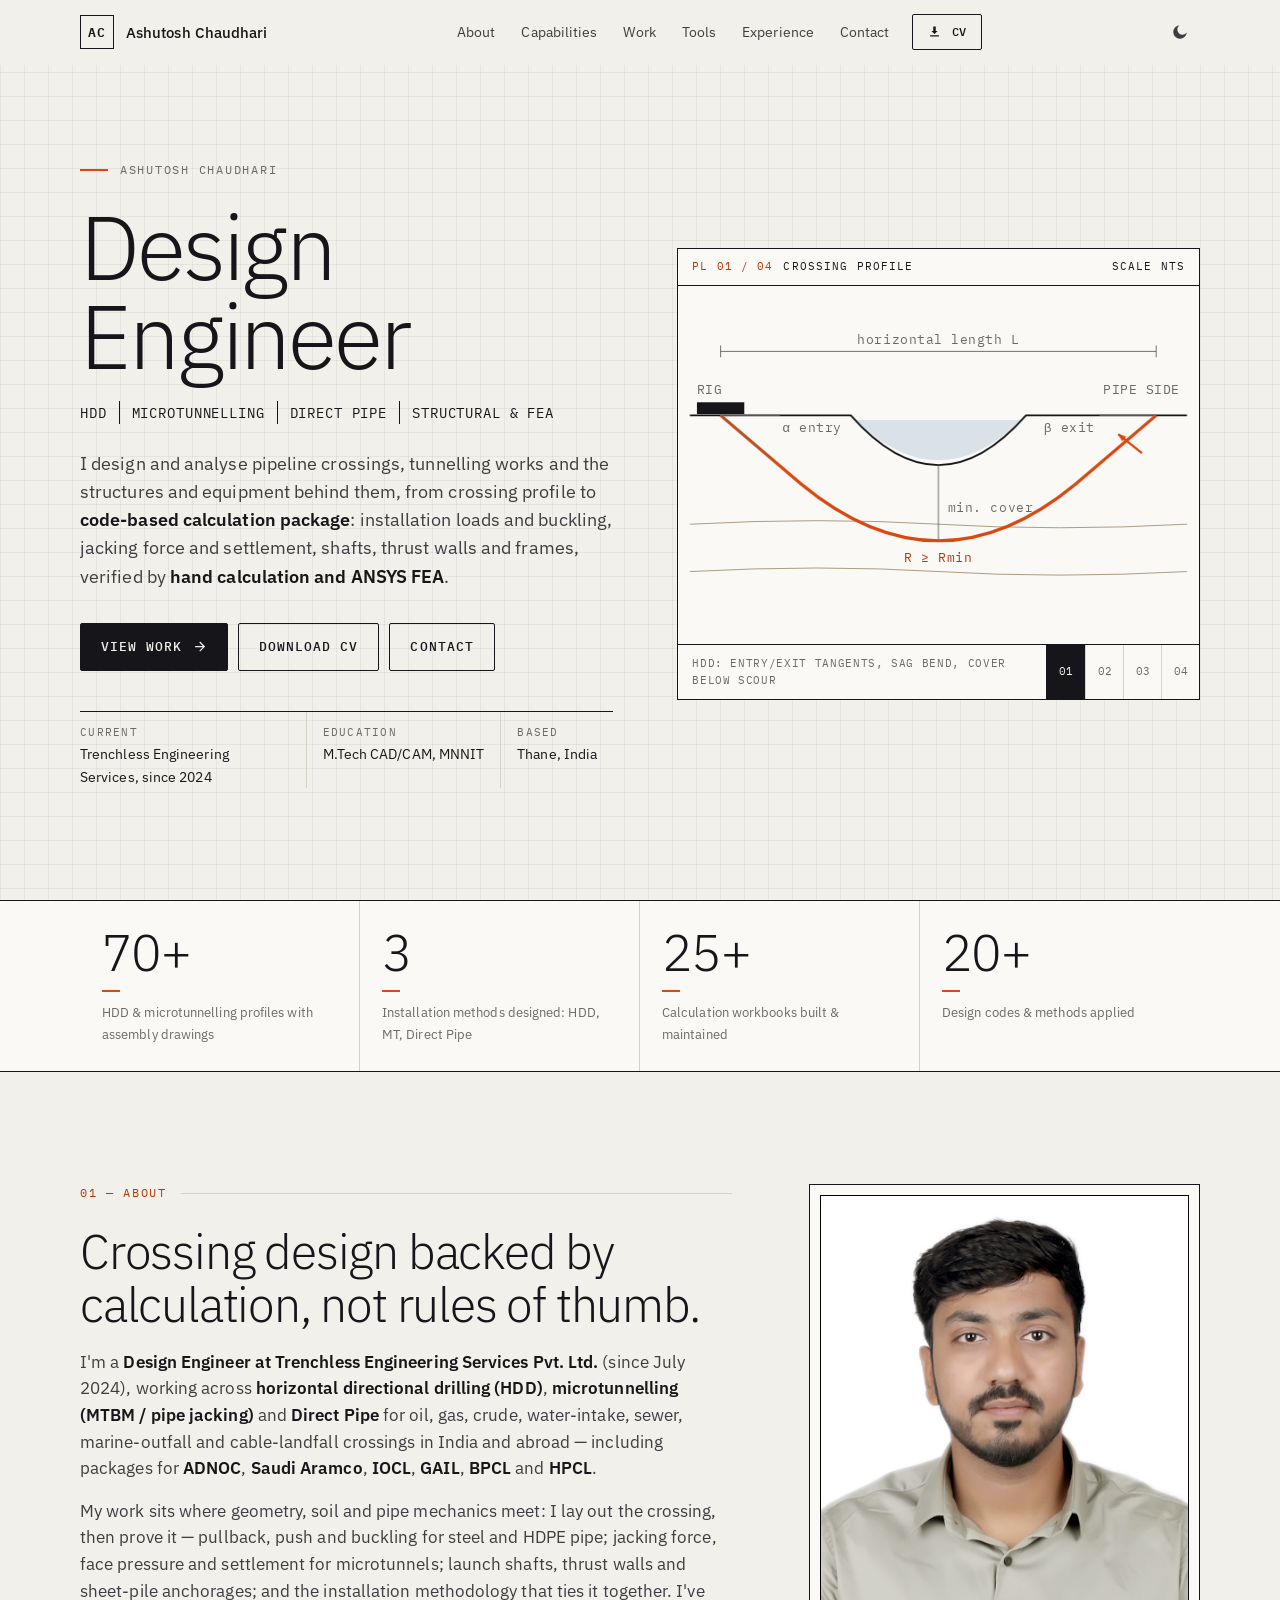
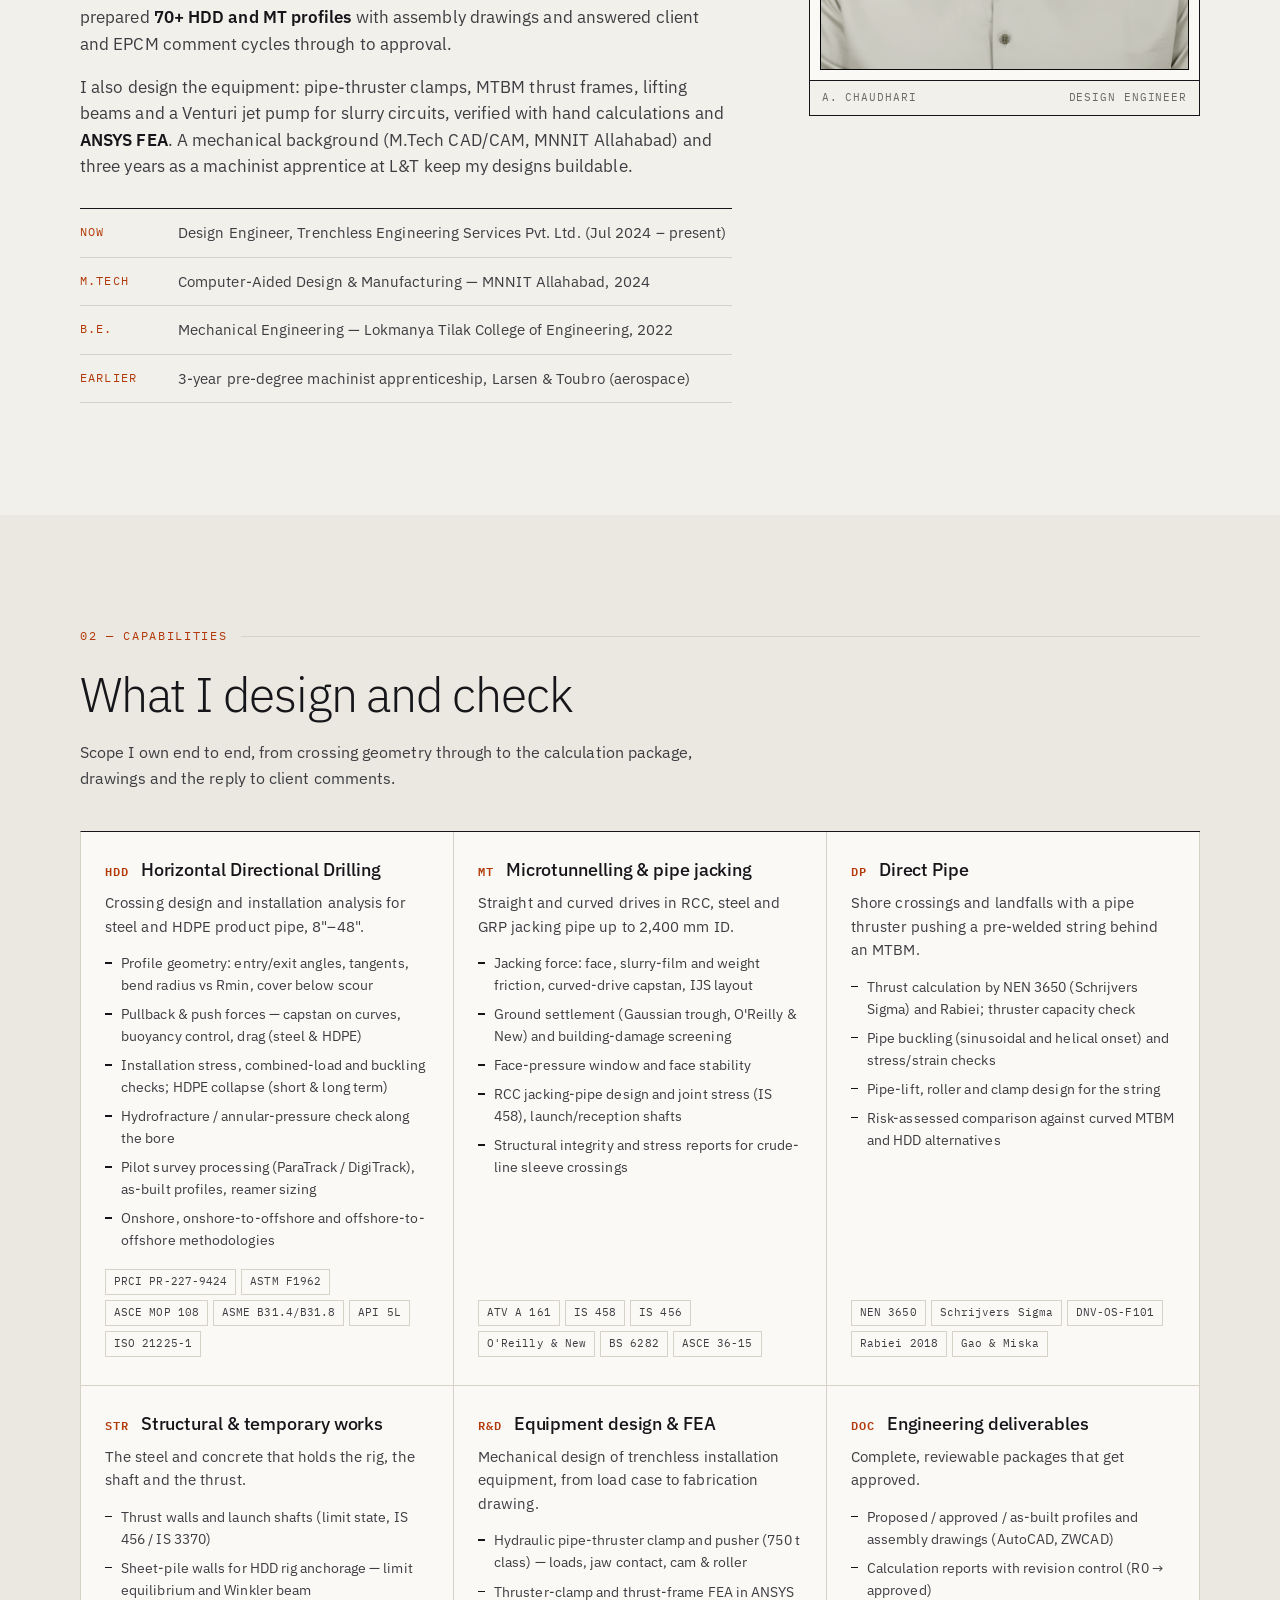
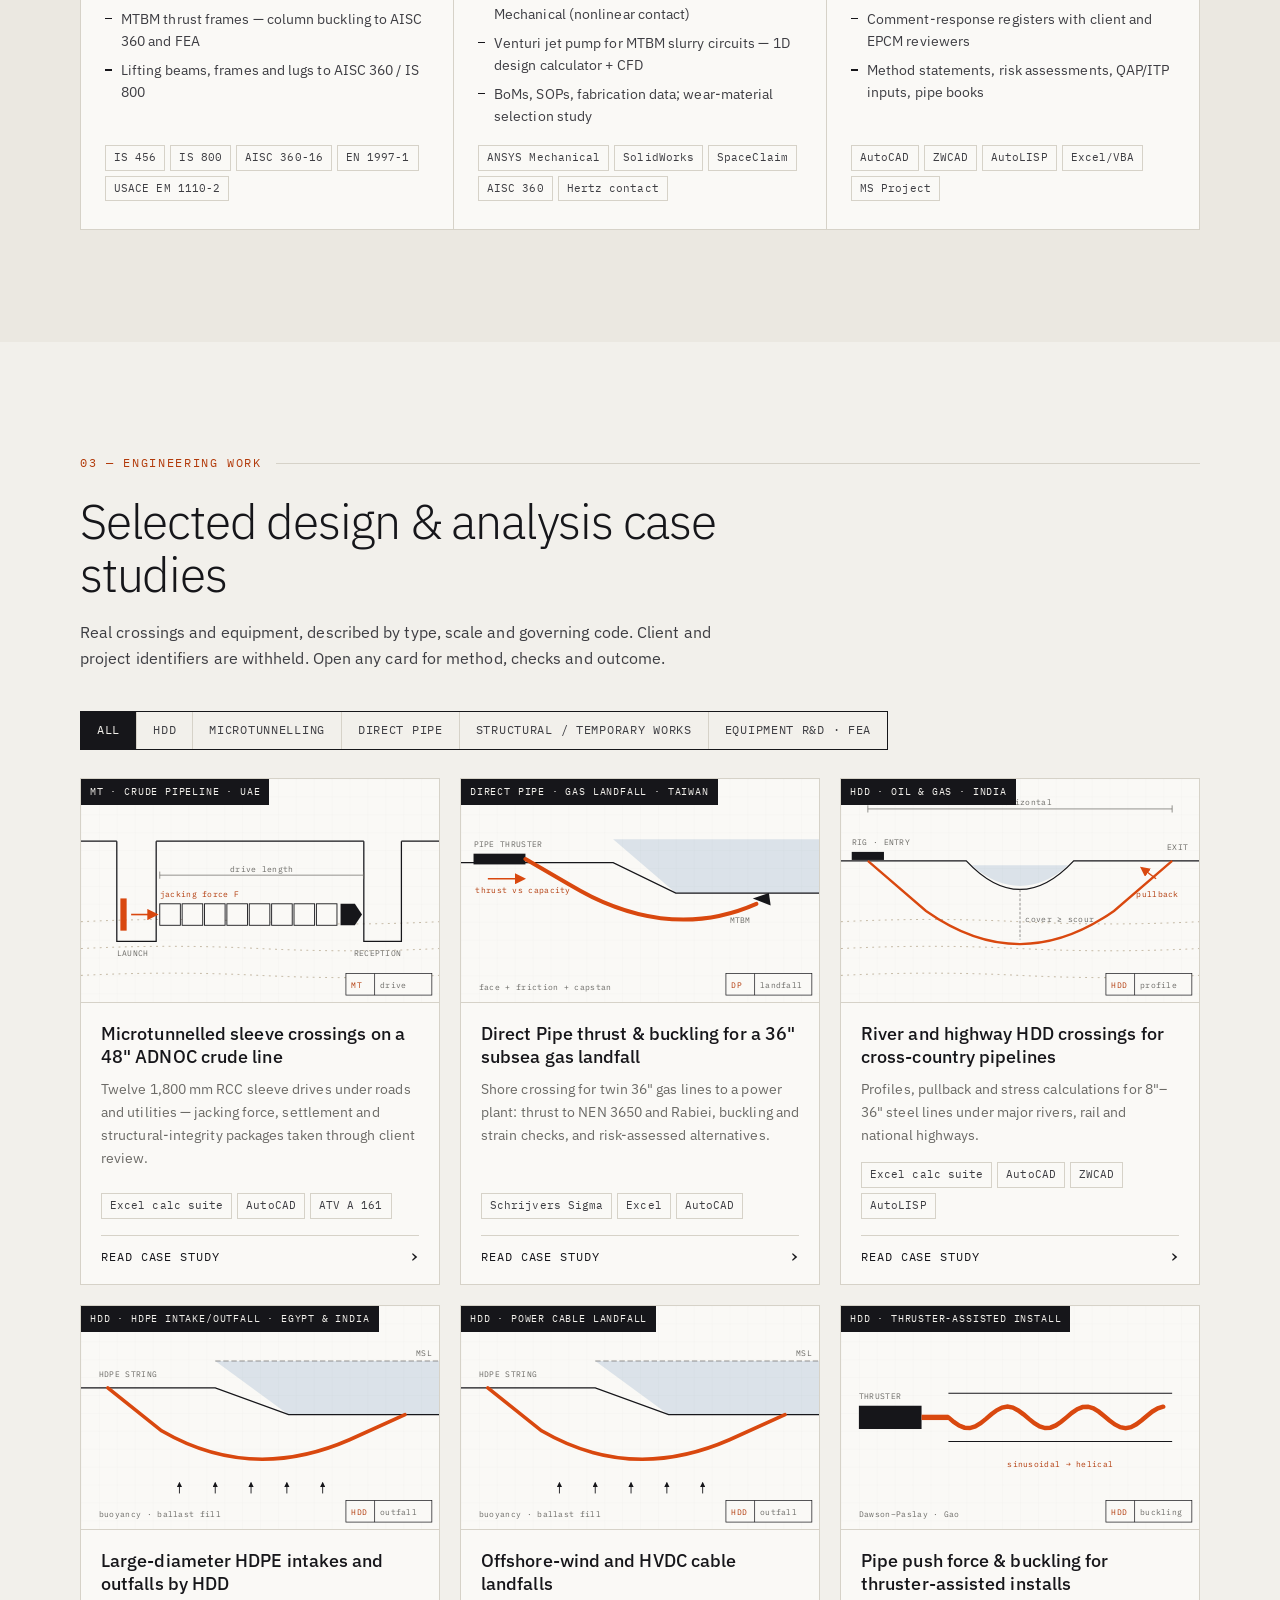
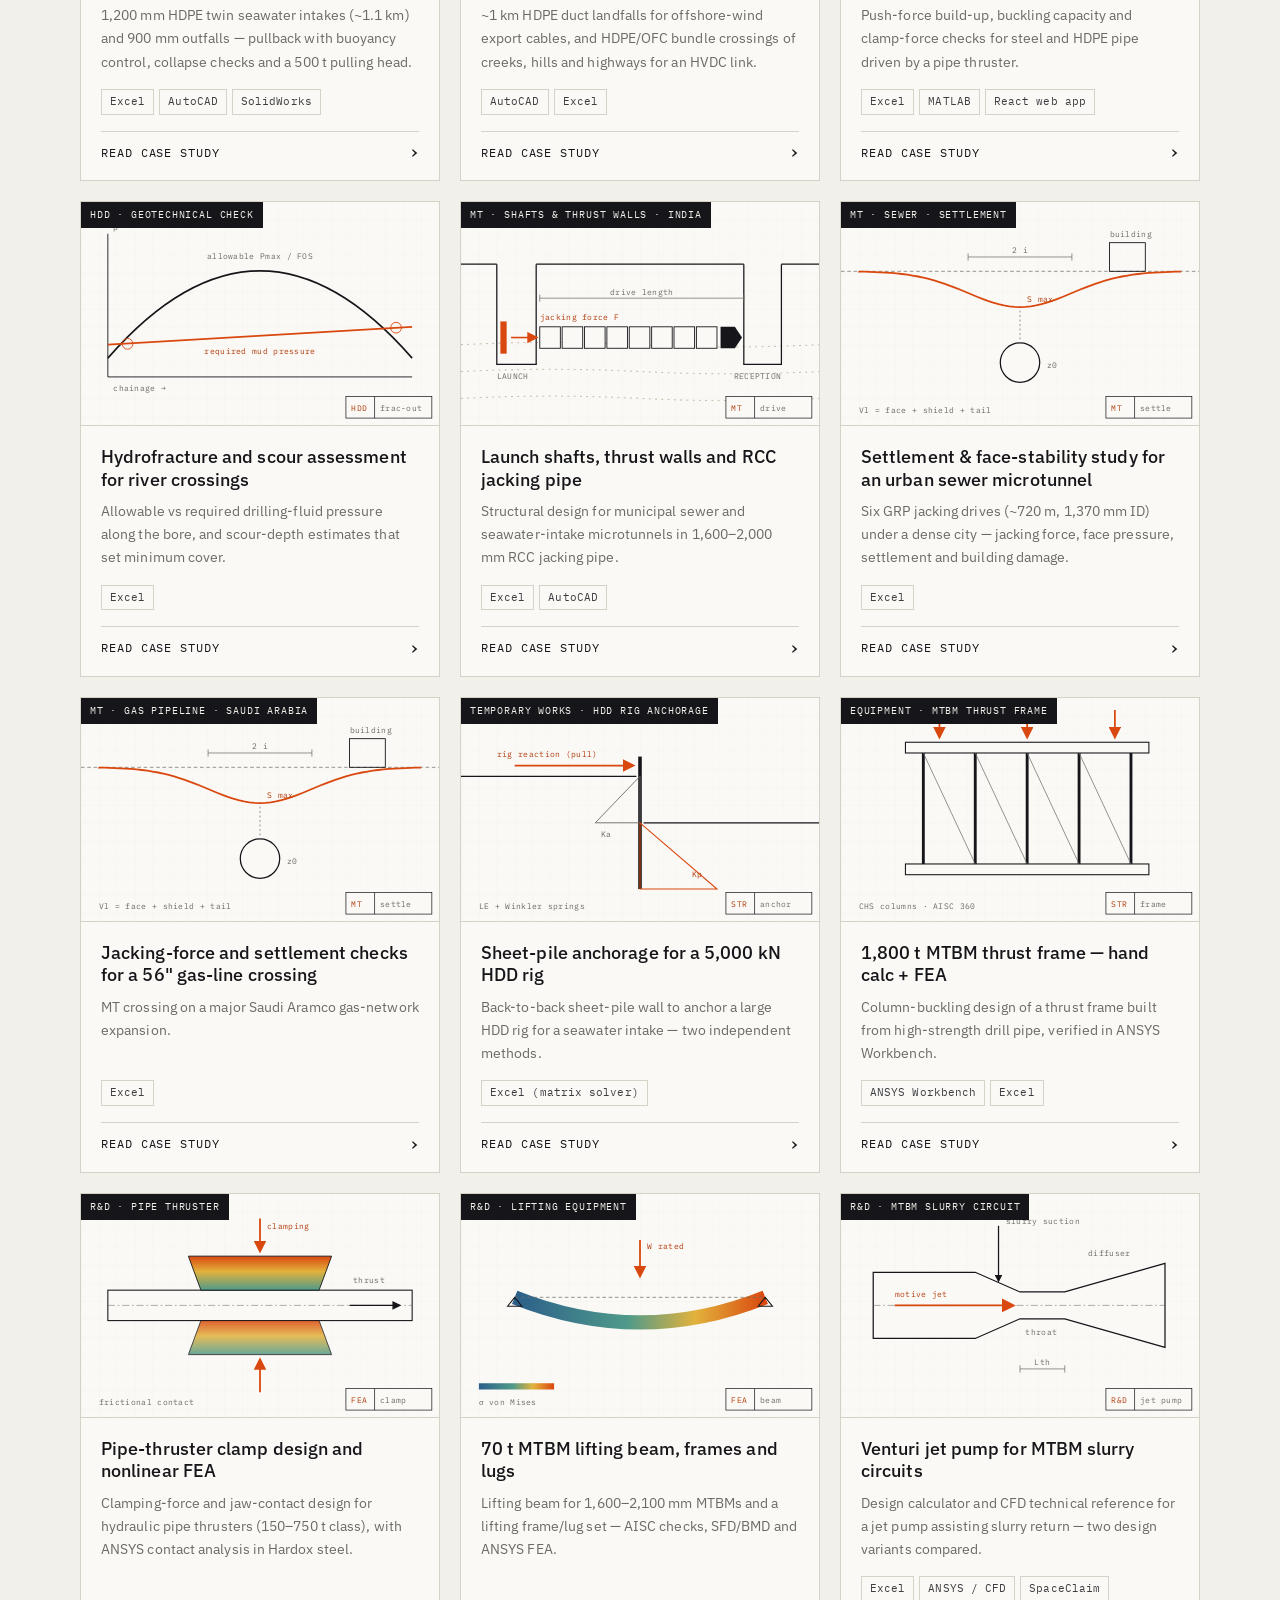
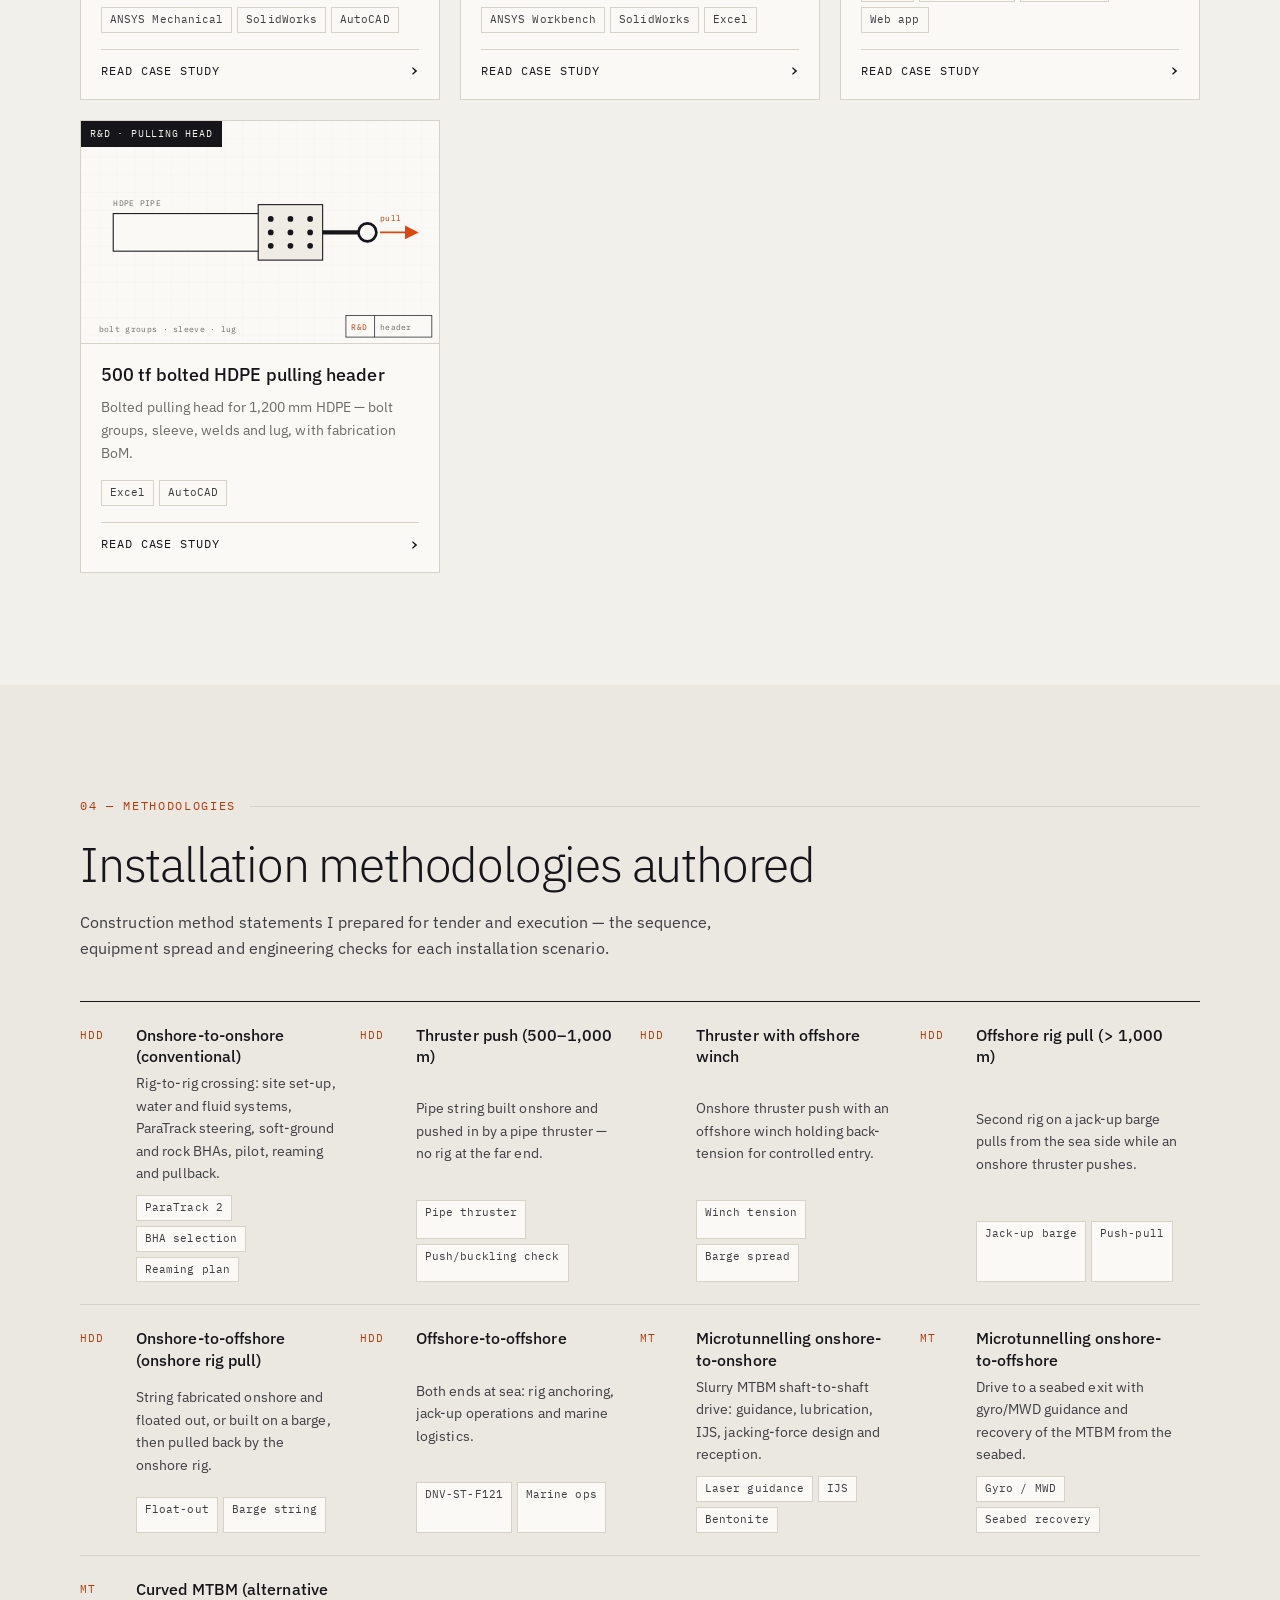
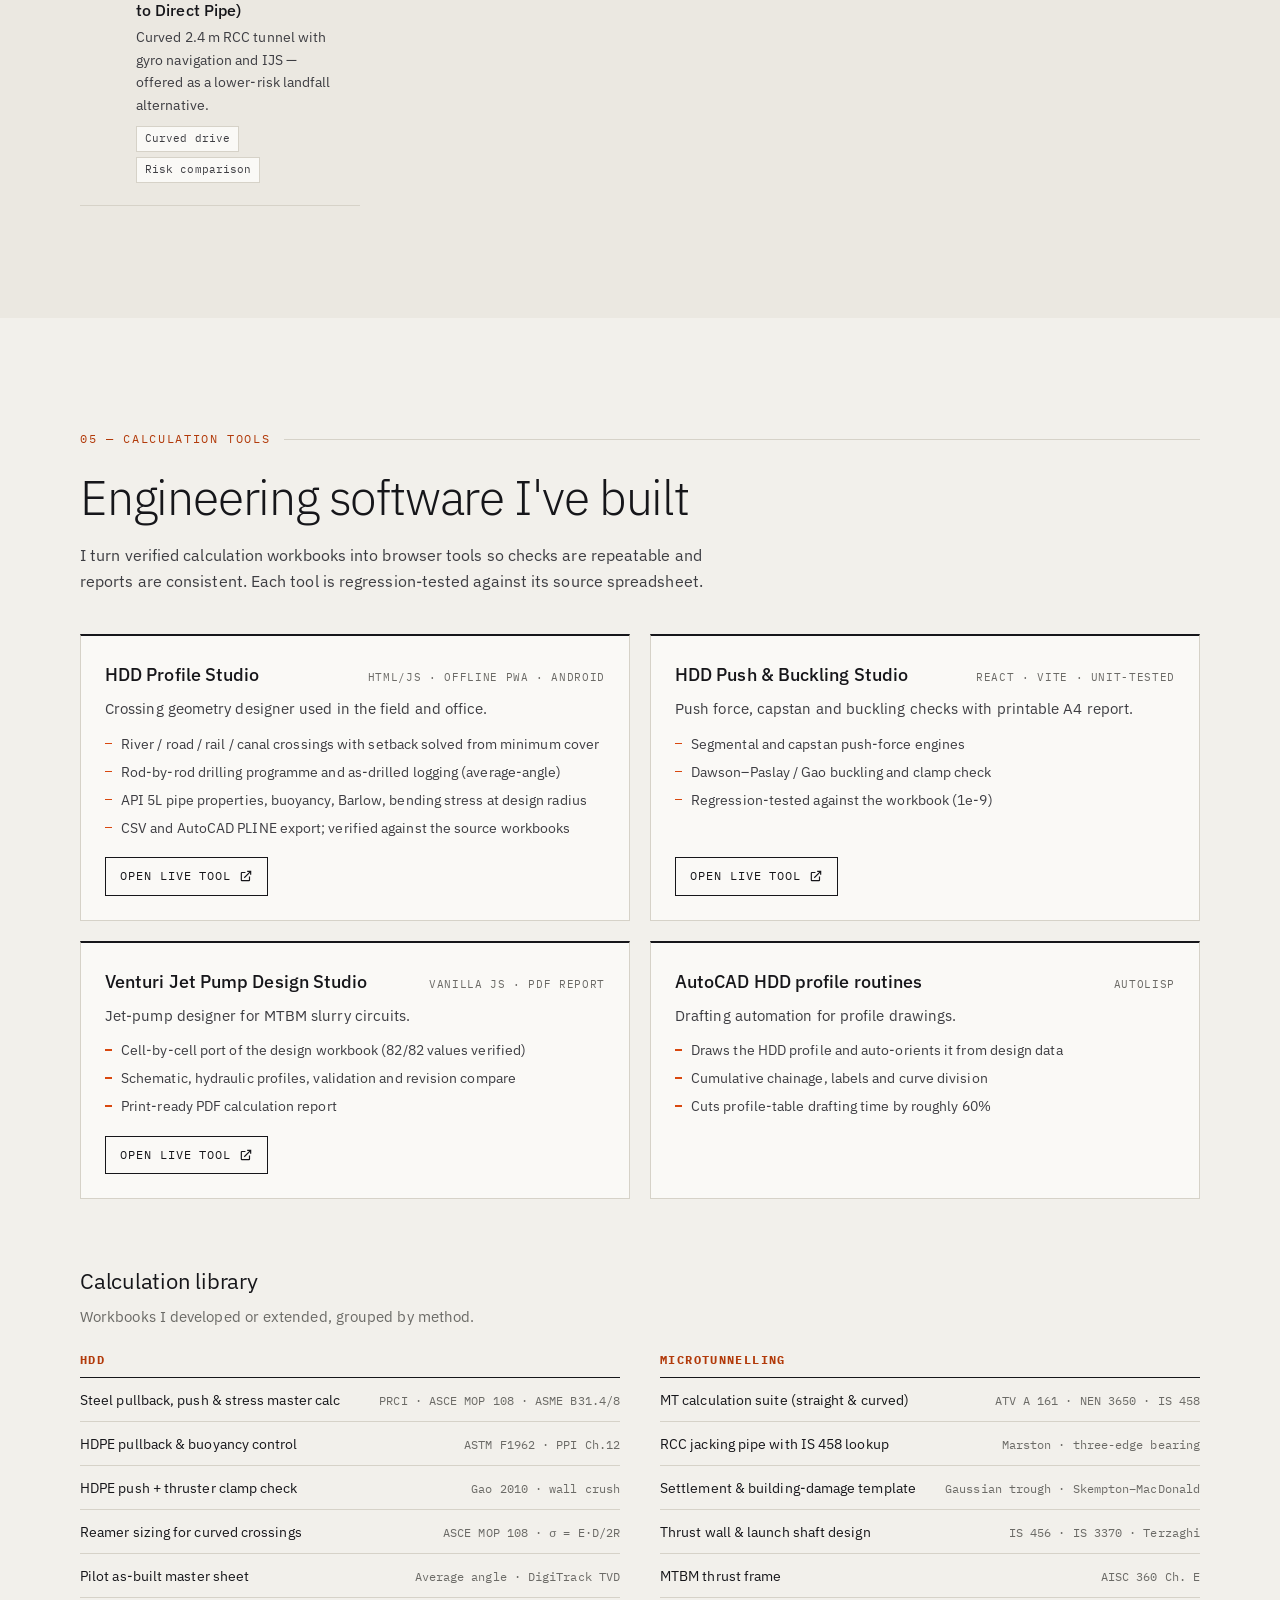
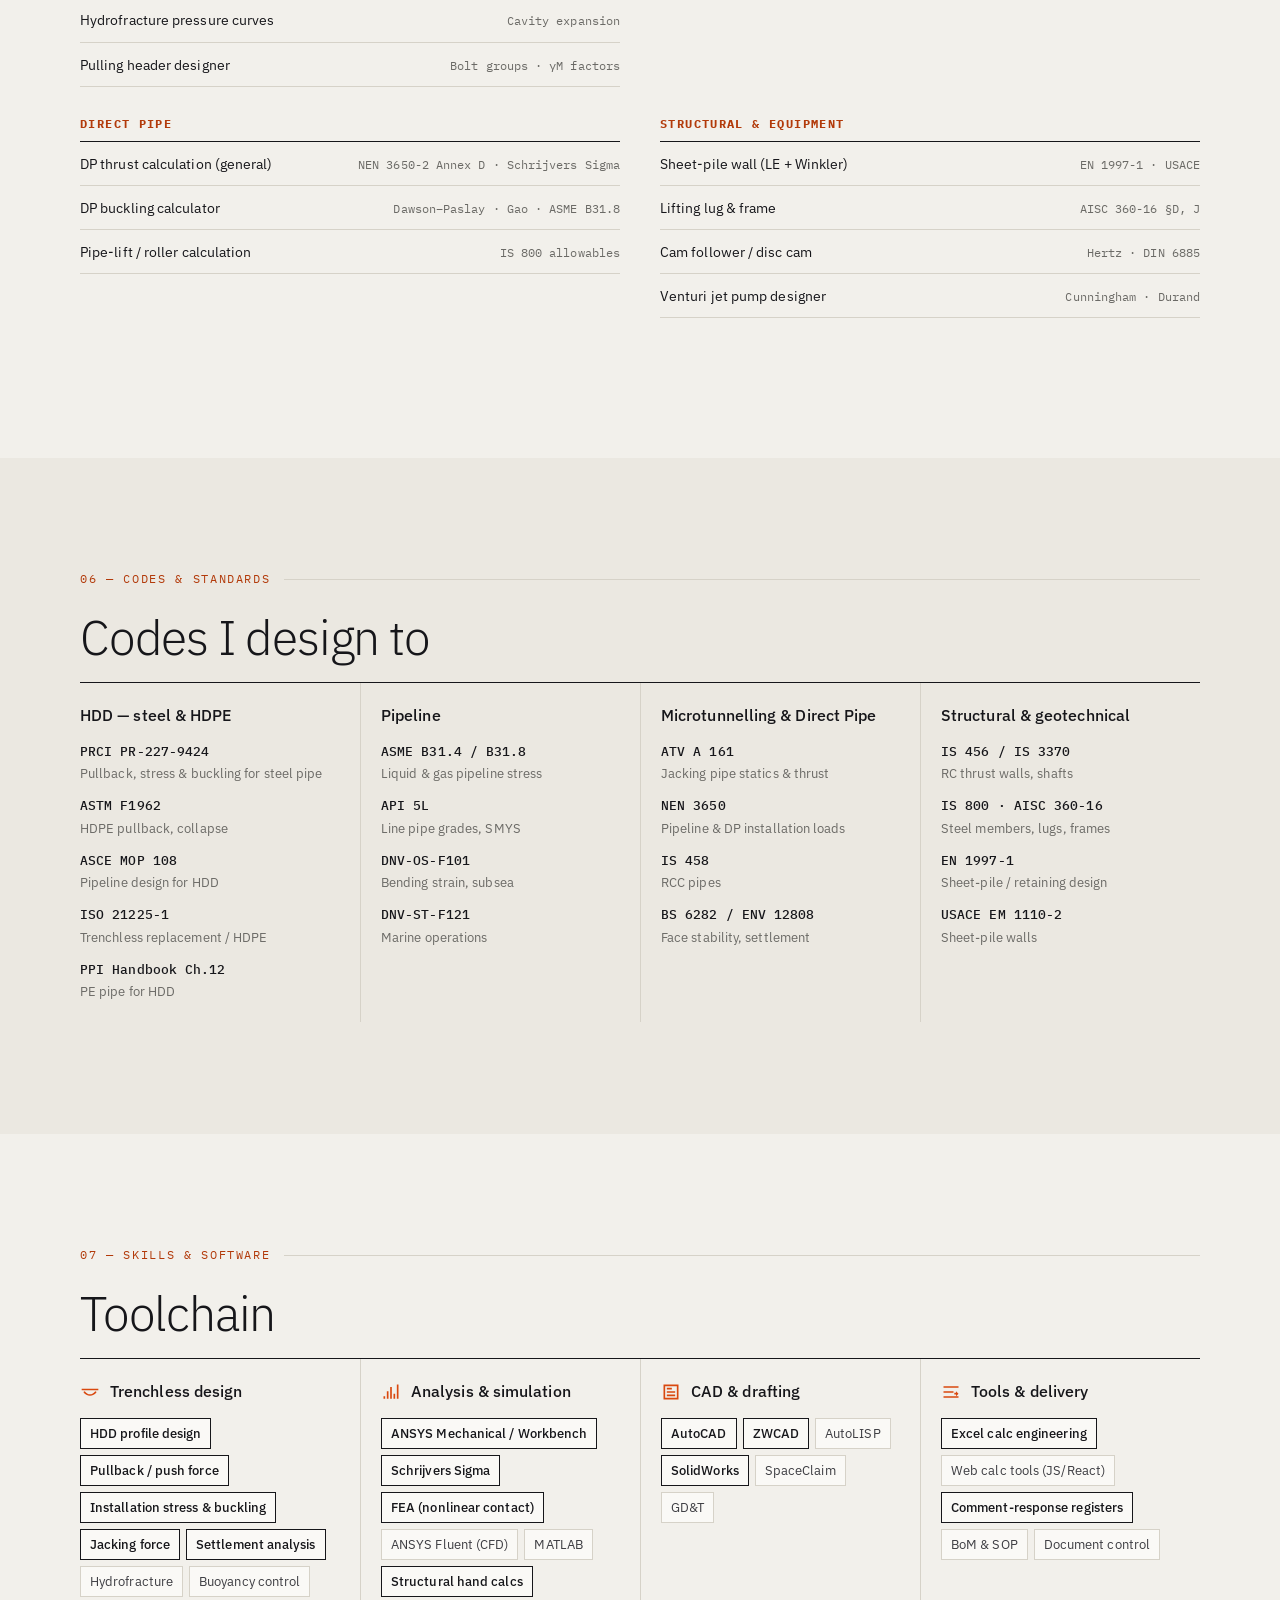
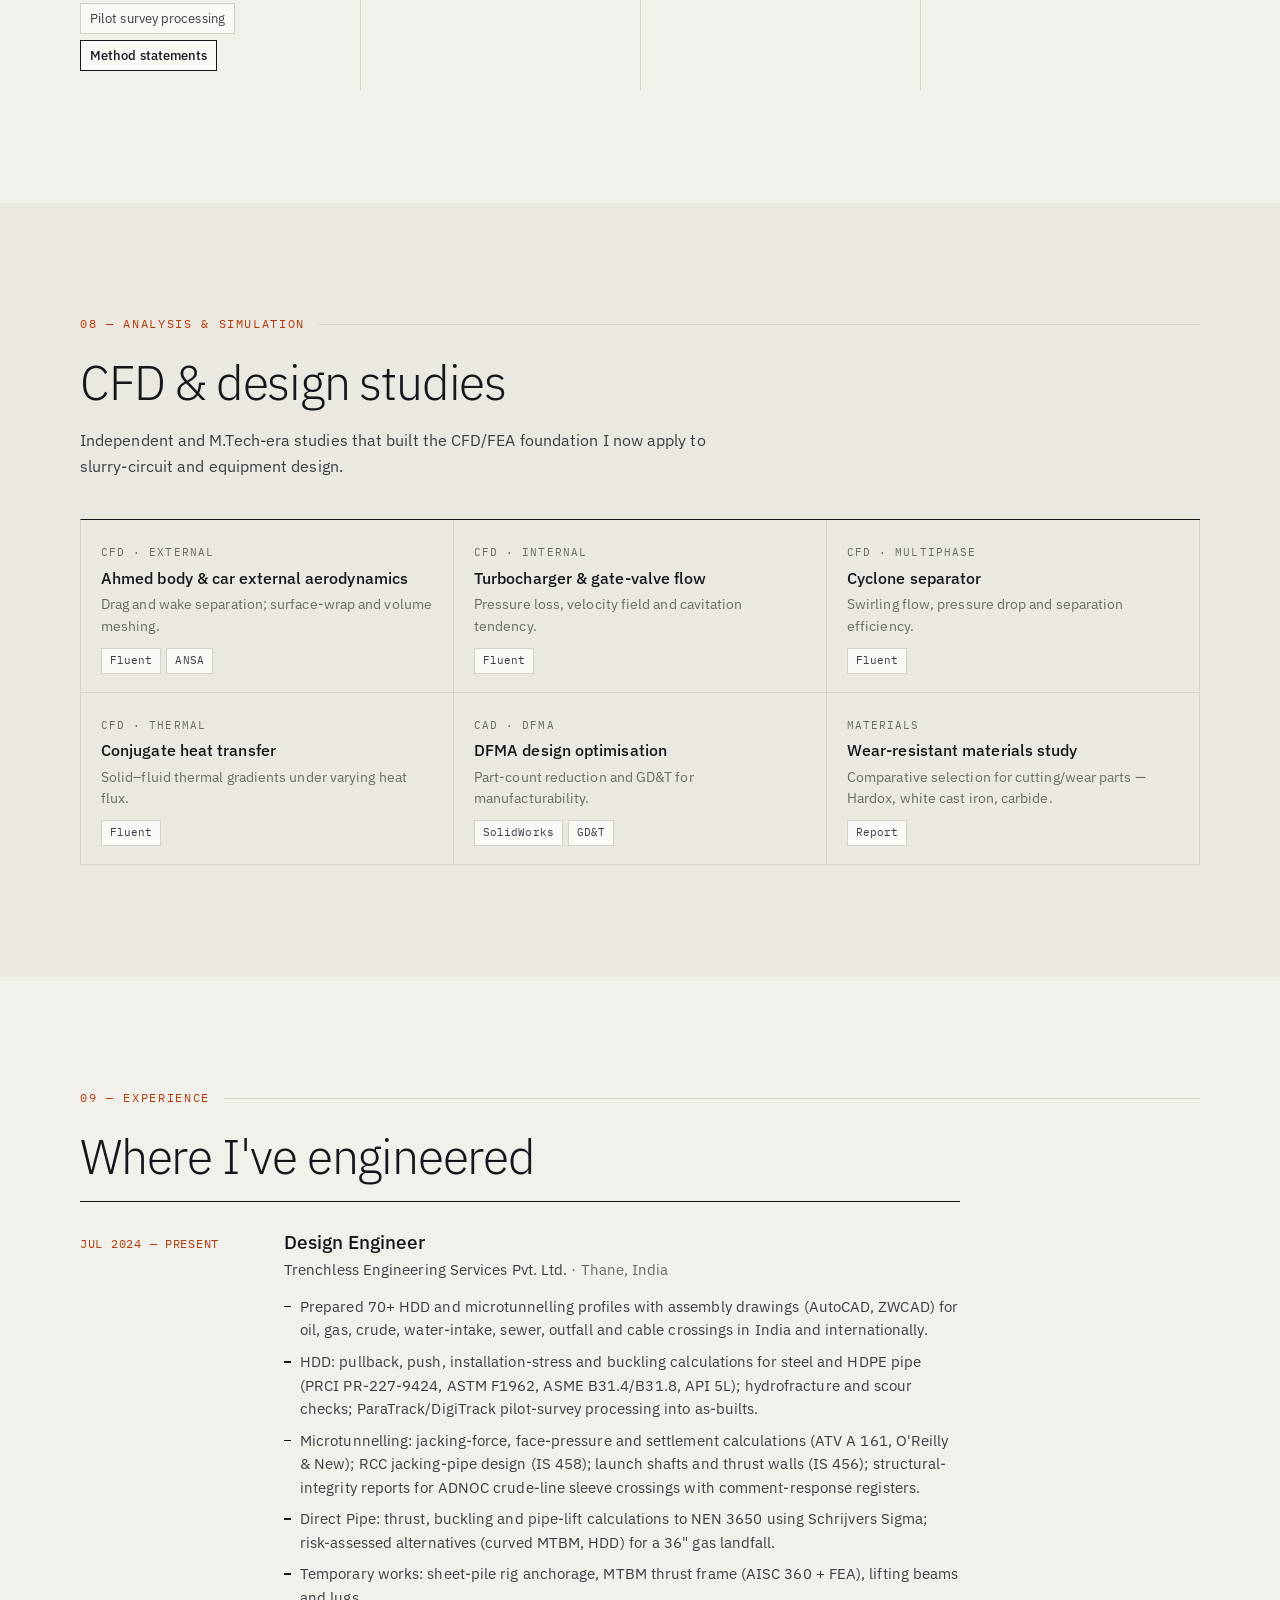
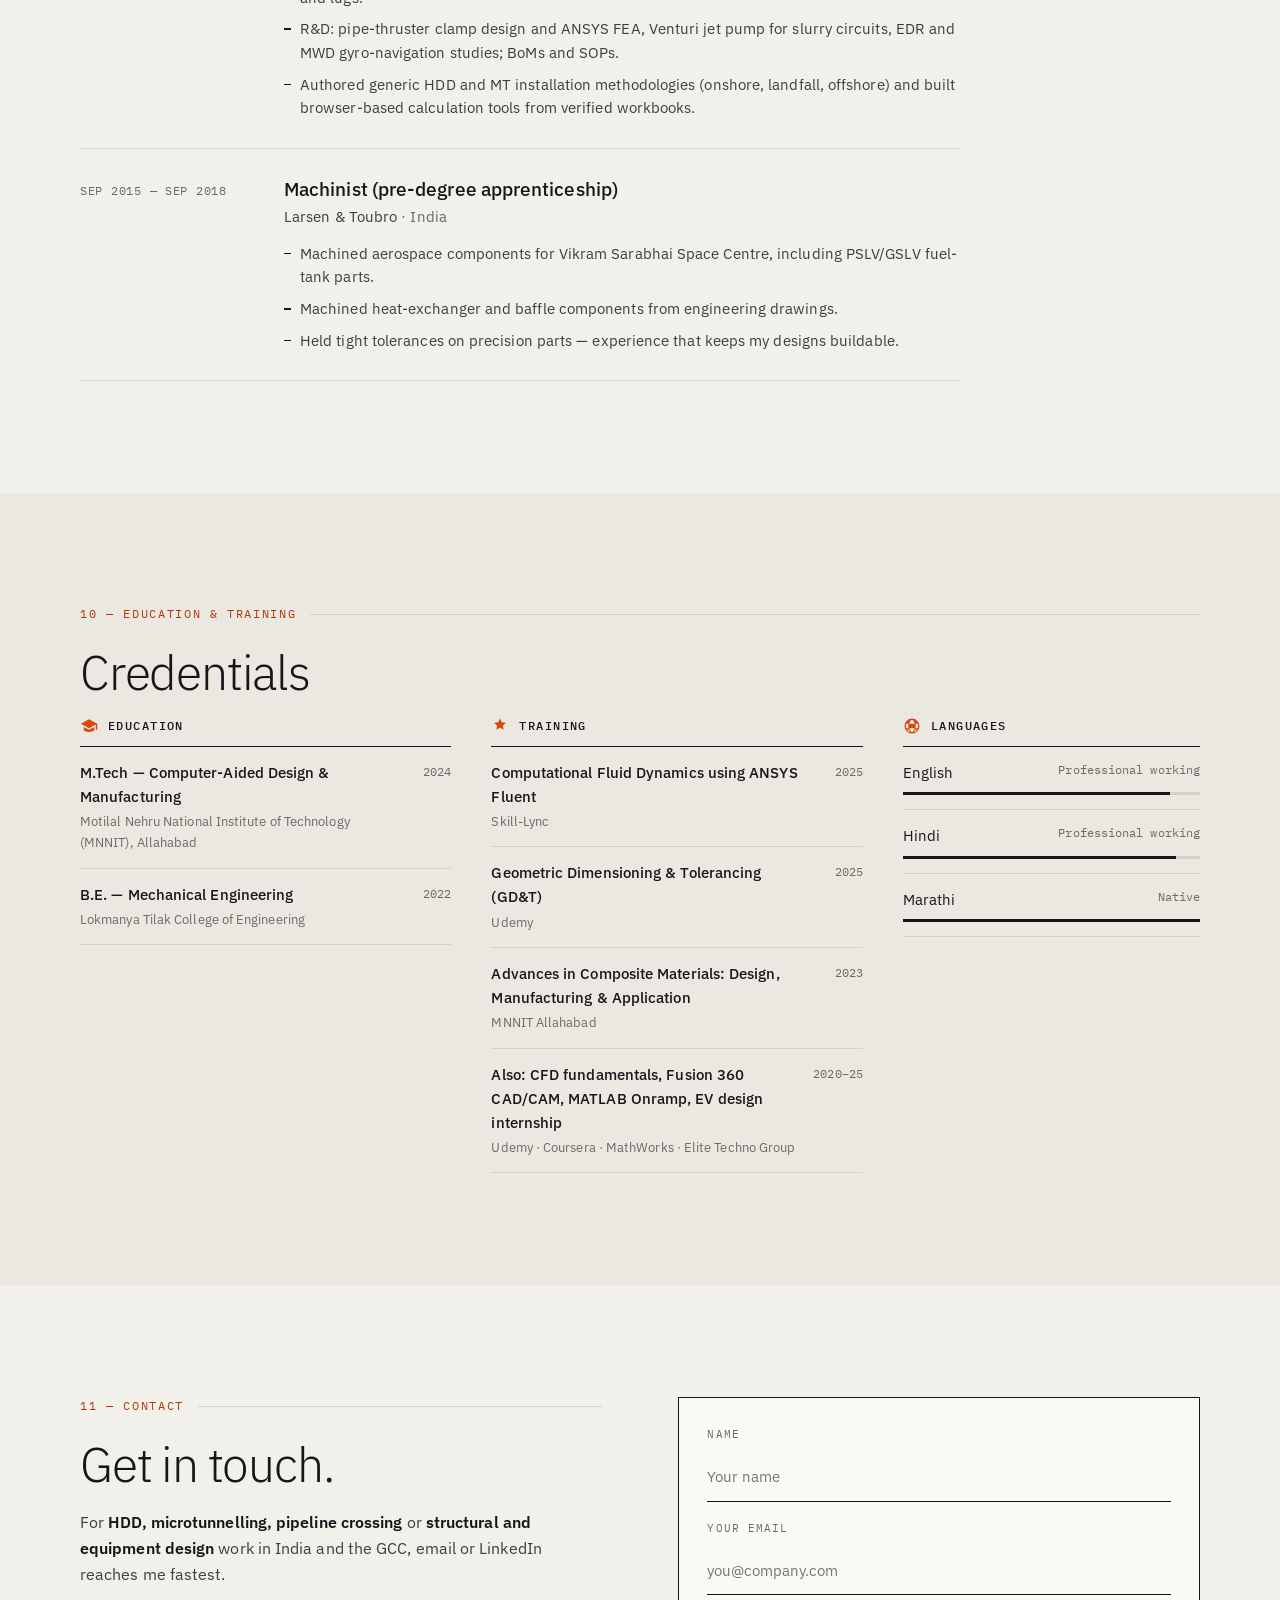
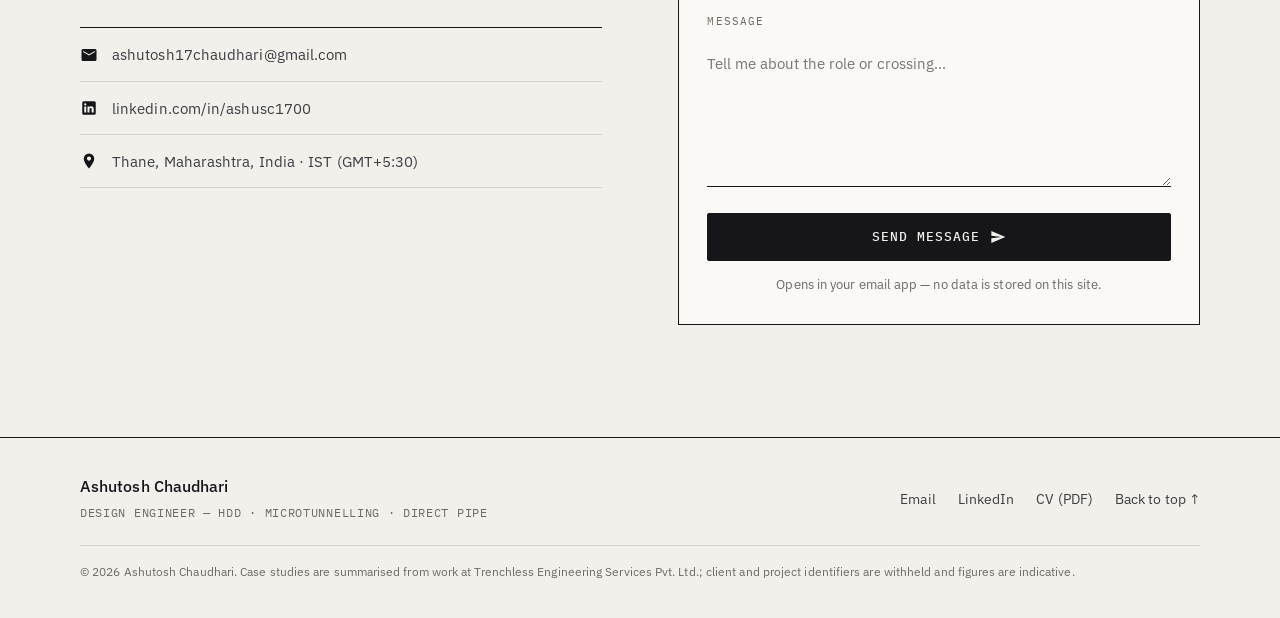
<file: index.html>
<!DOCTYPE html>
<html lang="en">
<head>
  <meta charset="UTF-8" />
  <meta name="viewport" content="width=device-width, initial-scale=1.0" />

  <!-- Link-only site: keep out of search engines (shared via CV link) -->
  <meta name="robots" content="noindex, nofollow, noarchive" />

  <title>Ashutosh Chaudhari — Design Engineer (HDD · Microtunnelling · Direct Pipe)</title>
  <meta name="description" content="Design engineer: HDD, microtunnelling and Direct Pipe crossing design, code-based installation analysis (ASTM F1962, PRCI, ATV A161, NEN 3650, IS 456/458), structural temporary works and equipment R&amp;D with ANSYS FEA." />
  <meta name="author" content="Ashutosh Chaudhari" />
  <meta name="theme-color" content="#f2f0eb" />

  <!-- Open Graph (link previews in LinkedIn / WhatsApp / email) -->
  <meta property="og:type" content="website" />
  <meta property="og:title" content="Ashutosh Chaudhari — Design Engineer" />
  <meta property="og:description" content="HDD · Microtunnelling · Direct Pipe — crossing design, installation analysis, temporary works and equipment R&amp;D." />
  <meta property="og:image" content="assets/og-image.svg" />
  <meta property="og:site_name" content="Ashutosh Chaudhari — Portfolio" />
  <meta name="twitter:card" content="summary_large_image" />

  <link rel="icon" type="image/svg+xml" href="assets/favicon.svg" />

  <link rel="preconnect" href="https://fonts.googleapis.com" />
  <link rel="preconnect" href="https://fonts.gstatic.com" crossorigin />
  <link href="https://fonts.googleapis.com/css2?family=IBM+Plex+Sans:wght@300;400;500;600&family=IBM+Plex+Mono:wght@400;500;600&display=swap" rel="stylesheet" />

  <link rel="stylesheet" href="css/styles.css" />
</head>

<body>
  <a href="#main" class="skip-link">Skip to content</a>
  <div class="scroll-progress" id="scrollProgress" aria-hidden="true"></div>

  <!-- ============ NAV ============ -->
  <header class="nav" id="nav">
    <div class="nav__inner">
      <a href="#hero" class="nav__brand" aria-label="Ashutosh Chaudhari — home">
        <span class="nav__brand-mark" aria-hidden="true">AC</span>
        <span class="nav__brand-text">Ashutosh&nbsp;Chaudhari</span>
      </a>

      <nav class="nav__links" id="navLinks" aria-label="Primary">
        <a href="#about">About</a>
        <a href="#capabilities">Capabilities</a>
        <a href="#work">Work</a>
        <a href="#tools">Tools</a>
        <a href="#experience">Experience</a>
        <a href="#contact">Contact</a>
        <a href="assets/Ashutosh_Chaudhari_CV.pdf" class="btn btn--nav" download>
          <svg viewBox="0 0 24 24" width="15" height="15" aria-hidden="true"><path fill="currentColor" d="M12 16l-5-5h3V4h4v7h3l-5 5zm-7 2h14v2H5z"/></svg>
          CV
        </a>
      </nav>

      <div class="nav__actions">
        <button class="icon-btn" id="themeToggle" aria-label="Toggle dark / light theme" title="Toggle theme">
          <svg class="icon-sun" viewBox="0 0 24 24" width="18" height="18" aria-hidden="true"><path fill="currentColor" d="M12 7a5 5 0 100 10 5 5 0 000-10zm0-5a1 1 0 011 1v2a1 1 0 11-2 0V3a1 1 0 011-1zm0 17a1 1 0 011 1v2a1 1 0 11-2 0v-2a1 1 0 011-1zM4.2 4.2a1 1 0 011.4 0l1.5 1.4A1 1 0 015.7 7L4.2 5.6a1 1 0 010-1.4zm12.7 12.7a1 1 0 011.4 0l1.5 1.4a1 1 0 11-1.4 1.4l-1.5-1.4a1 1 0 010-1.4zM2 12a1 1 0 011-1h2a1 1 0 110 2H3a1 1 0 01-1-1zm17 0a1 1 0 011-1h2a1 1 0 110 2h-2a1 1 0 01-1-1zM4.2 19.8a1 1 0 010-1.4L5.7 17a1 1 0 011.4 1.4l-1.5 1.4a1 1 0 01-1.4 0zM16.9 7.1a1 1 0 010-1.4l1.5-1.4a1 1 0 111.4 1.4l-1.5 1.4a1 1 0 01-1.4 0z"/></svg>
          <svg class="icon-moon" viewBox="0 0 24 24" width="18" height="18" aria-hidden="true"><path fill="currentColor" d="M21 12.8A9 9 0 1111.2 3a7 7 0 109.8 9.8z"/></svg>
        </button>
        <button class="icon-btn nav__burger" id="navBurger" aria-label="Open menu" aria-expanded="false" aria-controls="navLinks">
          <span></span><span></span><span></span>
        </button>
      </div>
    </div>
  </header>

  <main id="main">

    <!-- ============ HERO ============ -->
    <section class="hero" id="hero">
      <div class="container hero__inner">
        <div class="hero__text">
          <p class="hero__eyebrow reveal">Ashutosh Chaudhari</p>

          <h1 class="hero__title reveal">Design Engineer</h1>
          <p class="hero__methods reveal">
            <span>HDD</span><span>Microtunnelling</span><span>Direct Pipe</span><span>Structural &amp; FEA</span>
          </p>

          <p class="hero__lede reveal">
            I design and analyse pipeline crossings, tunnelling works and the structures and
            equipment behind them, from crossing profile to <strong>code-based calculation
            package</strong>: installation loads and buckling, jacking force and settlement,
            shafts, thrust walls and frames, verified by <strong>hand calculation and ANSYS FEA</strong>.
          </p>

          <div class="hero__cta reveal">
            <a href="#work" class="btn btn--primary">
              View work
              <svg viewBox="0 0 24 24" width="15" height="15" aria-hidden="true"><path fill="currentColor" d="M5 11h12.2l-5.6-5.6L13 4l8 8-8 8-1.4-1.4 5.6-5.6H5z"/></svg>
            </a>
            <a href="assets/Ashutosh_Chaudhari_CV.pdf" class="btn btn--ghost" download>Download CV</a>
            <a href="#contact" class="btn btn--ghost">Contact</a>
          </div>

          <ul class="hero__meta reveal">
            <li><span class="hero__meta-k">Current</span><span class="hero__meta-v">Trenchless Engineering Services, since 2024</span></li>
            <li><span class="hero__meta-k">Education</span><span class="hero__meta-v">M.Tech CAD/CAM, MNNIT</span></li>
            <li><span class="hero__meta-k">Based</span><span class="hero__meta-v">Thane, India</span></li>
          </ul>
        </div>

        <figure class="plate reveal" id="plate" aria-label="Animated engineering drawings">
          <div class="plate__bar">
            <span class="plate__no" id="plateNo">PL 01 / 04</span>
            <span class="plate__name" id="plateName">Crossing profile</span>
            <span aria-hidden="true">Scale NTS</span>
          </div>
          <div class="plate__canvas" id="plateCanvas"></div>
          <div class="plate__foot">
            <figcaption class="plate__caption" id="plateCaption">Entry and exit tangents, sag bend, cover below scour</figcaption>
            <div class="plate__nav" id="plateNav" role="tablist" aria-label="Choose drawing"></div>
          </div>
        </figure>
      </div>
    </section>

    <!-- ============ STATS ============ -->
    <section class="strip" aria-label="Key facts">
      <div class="container strip__grid">
        <div class="stat reveal">
          <span class="stat__num" data-count="70" data-suffix="+">0</span>
          <span class="stat__label">HDD &amp; microtunnelling profiles with assembly drawings</span>
        </div>
        <div class="stat reveal">
          <span class="stat__num" data-count="3" data-suffix="">0</span>
          <span class="stat__label">Installation methods designed: HDD, MT, Direct Pipe</span>
        </div>
        <div class="stat reveal">
          <span class="stat__num" data-count="25" data-suffix="+">0</span>
          <span class="stat__label">Calculation workbooks built &amp; maintained</span>
        </div>
        <div class="stat reveal">
          <span class="stat__num" data-count="20" data-suffix="+">0</span>
          <span class="stat__label">Design codes &amp; methods applied</span>
        </div>
      </div>
    </section>

    <!-- ============ ABOUT ============ -->
    <section class="section" id="about">
      <div class="container about__grid">
        <div class="about__text">
          <p class="section__kicker reveal">01 — About</p>
          <h2 class="section__title reveal">Crossing design backed by calculation, not rules of thumb.</h2>

          <div class="about__body reveal" id="aboutBody"></div>

          <ul class="about__highlights reveal">
            <li><span>Now</span> Design Engineer, Trenchless Engineering Services Pvt. Ltd. (Jul 2024 – present)</li>
            <li><span>M.Tech</span> Computer-Aided Design &amp; Manufacturing — MNNIT Allahabad, 2024</li>
            <li><span>B.E.</span> Mechanical Engineering — Lokmanya Tilak College of Engineering, 2022</li>
            <li><span>Earlier</span> 3-year pre-degree machinist apprenticeship, Larsen &amp; Toubro (aerospace)</li>
          </ul>
        </div>

        <figure class="about__photo reveal">
          <div class="photo-frame">
            <img src="assets/headshot.jpg" alt="Portrait of Ashutosh Chaudhari" width="413" height="531" loading="lazy" />
            <span class="photo-frame__tick photo-frame__tick--tl"></span>
            <span class="photo-frame__tick photo-frame__tick--tr"></span>
            <span class="photo-frame__tick photo-frame__tick--bl"></span>
            <span class="photo-frame__tick photo-frame__tick--br"></span>
            <span class="photo-frame__label">Ashutosh Chaudhari</span>
          </div>
          <figcaption class="about__photo-cap"><span>A. Chaudhari</span><span>Design Engineer</span></figcaption>
        </figure>
      </div>
    </section>

    <!-- ============ CAPABILITIES ============ -->
    <section class="section section--alt" id="capabilities">
      <div class="container">
        <p class="section__kicker reveal">02 — Capabilities</p>
        <h2 class="section__title reveal">What I design and check</h2>
        <p class="section__intro reveal">
          Scope I own end to end, from crossing geometry through to the calculation
          package, drawings and the reply to client comments.
        </p>
        <div class="cap__grid" id="capGrid"></div>
      </div>
    </section>

    <!-- ============ WORK ============ -->
    <section class="section" id="work">
      <div class="container">
        <p class="section__kicker reveal">03 — Engineering work</p>
        <h2 class="section__title reveal">Selected design &amp; analysis case studies</h2>
        <p class="section__intro reveal">
          Real crossings and equipment, described by type, scale and governing code.
          Client and project identifiers are withheld. Open any card for method,
          checks and outcome.
        </p>

        <div class="filters reveal" id="projectFilters" role="tablist" aria-label="Filter case studies">
          <button class="filter is-active" data-filter="all">All</button>
          <button class="filter" data-filter="hdd">HDD</button>
          <button class="filter" data-filter="mt">Microtunnelling</button>
          <button class="filter" data-filter="dp">Direct Pipe</button>
          <button class="filter" data-filter="struct">Structural / temporary works</button>
          <button class="filter" data-filter="rnd">Equipment R&amp;D · FEA</button>
        </div>

        <div class="projects__grid" id="projectGrid"></div>
      </div>
    </section>

    <!-- ============ METHODOLOGIES ============ -->
    <section class="section section--alt" id="methods">
      <div class="container">
        <p class="section__kicker reveal">04 — Methodologies</p>
        <h2 class="section__title reveal">Installation methodologies authored</h2>
        <p class="section__intro reveal">
          Construction method statements I prepared for tender and execution — the
          sequence, equipment spread and engineering checks for each installation scenario.
        </p>
        <div class="method__grid" id="methodGrid"></div>
      </div>
    </section>

    <!-- ============ TOOLS ============ -->
    <section class="section" id="tools">
      <div class="container">
        <p class="section__kicker reveal">05 — Calculation tools</p>
        <h2 class="section__title reveal">Engineering software I've built</h2>
        <p class="section__intro reveal">
          I turn verified calculation workbooks into browser tools so checks are
          repeatable and reports are consistent. Each tool is regression-tested
          against its source spreadsheet.
        </p>
        <div class="tools__grid" id="toolsGrid"></div>

        <h3 class="sub__title reveal">Calculation library</h3>
        <p class="sub__intro reveal">Workbooks I developed or extended, grouped by method.</p>
        <div class="calc__grid" id="calcGrid"></div>
      </div>
    </section>

    <!-- ============ STANDARDS ============ -->
    <section class="section section--alt" id="standards">
      <div class="container">
        <p class="section__kicker reveal">06 — Codes &amp; standards</p>
        <h2 class="section__title reveal">Codes I design to</h2>
        <div class="std__grid" id="stdGrid"></div>
      </div>
    </section>

    <!-- ============ SKILLS ============ -->
    <section class="section" id="skills">
      <div class="container">
        <p class="section__kicker reveal">07 — Skills &amp; software</p>
        <h2 class="section__title reveal">Toolchain</h2>
        <div class="skills__grid" id="skillsGrid"></div>
      </div>
    </section>

    <!-- ============ ANALYSIS (secondary) ============ -->
    <section class="section section--alt" id="analysis">
      <div class="container">
        <p class="section__kicker reveal">08 — Analysis &amp; simulation</p>
        <h2 class="section__title reveal">CFD &amp; design studies</h2>
        <p class="section__intro reveal">
          Independent and M.Tech-era studies that built the CFD/FEA foundation I now
          apply to slurry-circuit and equipment design.
        </p>
        <div class="mini__grid" id="miniGrid"></div>
      </div>
    </section>

    <!-- ============ EXPERIENCE ============ -->
    <section class="section" id="experience">
      <div class="container">
        <p class="section__kicker reveal">09 — Experience</p>
        <h2 class="section__title reveal">Where I've engineered</h2>
        <ol class="timeline" id="timeline"></ol>
      </div>
    </section>

    <!-- ============ CREDENTIALS ============ -->
    <section class="section section--alt" id="credentials">
      <div class="container">
        <p class="section__kicker reveal">10 — Education &amp; training</p>
        <h2 class="section__title reveal">Credentials</h2>

        <div class="cred__grid">
          <div class="cred__col reveal">
            <h3 class="cred__heading">
              <svg viewBox="0 0 24 24" width="18" height="18" aria-hidden="true"><path fill="currentColor" d="M12 3L1 9l11 6 9-4.9V17h2V9L12 3zM5 13.2V17c0 1.7 3.1 3 7 3s7-1.3 7-3v-3.8l-7 3.8-7-3.8z"/></svg>
              Education
            </h3>
            <div id="eduList"></div>
          </div>
          <div class="cred__col reveal">
            <h3 class="cred__heading">
              <svg viewBox="0 0 24 24" width="18" height="18" aria-hidden="true"><path fill="currentColor" d="M12 2l2.4 4.9 5.4.8-3.9 3.8.9 5.4L12 14.3 7.2 16.9l.9-5.4L4.2 7.7l5.4-.8L12 2z"/></svg>
              Training
            </h3>
            <div id="certList"></div>
          </div>
          <div class="cred__col reveal">
            <h3 class="cred__heading">
              <svg viewBox="0 0 24 24" width="18" height="18" aria-hidden="true"><path fill="currentColor" d="M12 2a10 10 0 100 20 10 10 0 000-20zm0 2c1.6 0 3 2.2 3.6 5H8.4C9 6.2 10.4 4 12 4zM4.3 9h3a17 17 0 000 6h-3a8 8 0 010-6zm1 8h2.4c.3 1.3.8 2.4 1.4 3.3A8 8 0 015.3 17zM12 20c-1.6 0-3-2.2-3.6-5h7.2C15 17.8 13.6 20 12 20zm4.3-3h2.4a8 8 0 01-3.8 3.3c.6-.9 1.1-2 1.4-3.3zm.4-2a17 17 0 000-6h3a8 8 0 010 6h-3zM16.3 7h2.4a8 8 0 00-3.8-3.3c.6.9 1.1 2 1.4 3.3z"/></svg>
              Languages
            </h3>
            <div id="langList"></div>
          </div>
        </div>
      </div>
    </section>

    <!-- ============ CONTACT ============ -->
    <section class="section" id="contact">
      <div class="container contact__grid">
        <div class="contact__intro reveal">
          <p class="section__kicker">11 — Contact</p>
          <h2 class="section__title">Get in touch.</h2>
          <p class="section__intro">
            For <strong>HDD, microtunnelling, pipeline crossing</strong> or
            <strong>structural and equipment design</strong> work in India and the GCC,
            email or LinkedIn reaches me fastest.
          </p>

          <ul class="contact__list">
            <li>
              <a href="mailto:ashutosh17chaudhari@gmail.com">
                <svg viewBox="0 0 24 24" width="18" height="18" aria-hidden="true"><path fill="currentColor" d="M4 4h16a2 2 0 012 2v12a2 2 0 01-2 2H4a2 2 0 01-2-2V6a2 2 0 012-2zm8 7L4 6.5V8l8 4.5L20 8V6.5L12 11z"/></svg>
                ashutosh17chaudhari@gmail.com
              </a>
            </li>
            <li>
              <a href="https://www.linkedin.com/in/ashusc1700/" target="_blank" rel="noopener">
                <svg viewBox="0 0 24 24" width="18" height="18" aria-hidden="true"><path fill="currentColor" d="M19 3a2 2 0 012 2v14a2 2 0 01-2 2H5a2 2 0 01-2-2V5a2 2 0 012-2h14zM8.3 18V10H5.7v8h2.6zM7 8.8a1.5 1.5 0 100-3 1.5 1.5 0 000 3zM18.3 18v-4.6c0-2.5-1.3-3.6-3.1-3.6-1.4 0-2 .8-2.4 1.3V10H10v8h2.6v-4.4c0-.2 0-.5.1-.6.2-.5.6-1 1.4-1 1 0 1.4.7 1.4 1.8V18h2.8z"/></svg>
                linkedin.com/in/ashusc1700
              </a>
            </li>
            <li>
              <span>
                <svg viewBox="0 0 24 24" width="18" height="18" aria-hidden="true"><path fill="currentColor" d="M12 2a7 7 0 00-7 7c0 5 7 13 7 13s7-8 7-13a7 7 0 00-7-7zm0 9.5A2.5 2.5 0 1112 6a2.5 2.5 0 010 5.5z"/></svg>
                Thane, Maharashtra, India · IST (GMT+5:30)
              </span>
            </li>
          </ul>
        </div>

        <form class="contact__form reveal" id="contactForm" novalidate>
          <div class="field">
            <label for="cf-name">Name</label>
            <input type="text" id="cf-name" name="name" required autocomplete="name" placeholder="Your name" />
          </div>
          <div class="field">
            <label for="cf-email">Your email</label>
            <input type="email" id="cf-email" name="email" required autocomplete="email" placeholder="you@company.com" />
          </div>
          <div class="field">
            <label for="cf-msg">Message</label>
            <textarea id="cf-msg" name="message" rows="5" required placeholder="Tell me about the role or crossing…"></textarea>
          </div>
          <button type="submit" class="btn btn--primary btn--block">
            Send message
            <svg viewBox="0 0 24 24" width="16" height="16" aria-hidden="true"><path fill="currentColor" d="M2 21l21-9L2 3v7l15 2-15 2z"/></svg>
          </button>
          <p class="contact__form-note" id="cfNote">Opens in your email app — no data is stored on this site.</p>
        </form>
      </div>
    </section>
  </main>

  <!-- ============ FOOTER ============ -->
  <footer class="footer">
    <div class="container footer__inner">
      <div>
        <span class="footer__name">Ashutosh Chaudhari</span>
        <span class="footer__role">Design Engineer — HDD · Microtunnelling · Direct Pipe</span>
      </div>
      <div class="footer__links">
        <a href="mailto:ashutosh17chaudhari@gmail.com">Email</a>
        <a href="https://www.linkedin.com/in/ashusc1700/" target="_blank" rel="noopener">LinkedIn</a>
        <a href="assets/Ashutosh_Chaudhari_CV.pdf" download>CV (PDF)</a>
        <a href="#hero">Back to top ↑</a>
      </div>
      <p class="footer__copy">© <span id="year"></span> Ashutosh Chaudhari. Case studies are summarised from work at Trenchless Engineering Services Pvt. Ltd.; client and project identifiers are withheld and figures are indicative.</p>
    </div>
  </footer>

  <!-- ============ CASE-STUDY MODAL ============ -->
  <div class="modal" id="projectModal" aria-hidden="true" role="dialog" aria-modal="true" aria-labelledby="modalTitle">
    <div class="modal__backdrop" data-close></div>
    <div class="modal__panel" role="document">
      <button class="modal__close" data-close aria-label="Close case study">
        <svg viewBox="0 0 24 24" width="22" height="22" aria-hidden="true"><path fill="currentColor" d="M18.3 5.7L12 12l6.3 6.3-1.4 1.4L10.6 13.4 4.3 19.7 2.9 18.3 9.2 12 2.9 5.7 4.3 4.3l6.3 6.3 6.3-6.3z"/></svg>
      </button>
      <div class="modal__content" id="modalContent"></div>
    </div>
  </div>

  <script src="js/data.js"></script>
  <script src="js/hero-flow.js"></script>
  <script src="js/main.js"></script>
</body>
</html>
</file>
<file: css/styles.css>
/* Ashutosh Chaudhari - portfolio styles.
   Drawing-sheet look: paper background, ink lines, one orange accent. */

:root {
  --bg: #f2f0eb;
  --bg-alt: #ebe8e1;
  --surface: #faf9f6;
  --surface-2: #efece5;
  --ink: #16161a;
  --ink-soft: #3d3d42;
  --muted: #6b6a66;
  --line: #d6d2c8;
  --line-strong: #16161a;
  --accent: #d9480f;          /* signal orange — rules, marks, large text */
  --accent-ink: #b23a0a;      /* small accent text (AA on paper) */
  --on-ink: #f2f0eb;
  --grid: rgba(22, 22, 26, 0.055);
  --ground: #a8987a;
  --water: rgba(58, 108, 160, 0.16);

  --radius: 2px;
  --maxw: 1200px;
  --font-sans: "IBM Plex Sans", system-ui, sans-serif;
  --font-mono: "IBM Plex Mono", ui-monospace, monospace;
  --ease: cubic-bezier(0.2, 0.7, 0.2, 1);
}
[data-theme="dark"] {
  --bg: #121214;
  --bg-alt: #17171a;
  --surface: #1b1b1f;
  --surface-2: #232328;
  --ink: #eceae4;
  --ink-soft: #c4c2bb;
  --muted: #8e8c86;
  --line: #2e2e33;
  --line-strong: #eceae4;
  --accent: #ff6b2c;
  --accent-ink: #ff8a55;
  --on-ink: #121214;
  --grid: rgba(236, 234, 228, 0.05);
  --ground: #6f6450;
  --water: rgba(90, 150, 210, 0.16);
}

/* ---------- Reset ---------- */
*, *::before, *::after { box-sizing: border-box; margin: 0; padding: 0; }
html { scroll-behavior: smooth; -webkit-text-size-adjust: 100%; }
@media (prefers-reduced-motion: reduce) {
  html { scroll-behavior: auto; }
  *, *::before, *::after { animation-duration: 0.001ms !important; transition-duration: 0.001ms !important; }
}
body {
  font-family: var(--font-sans); font-size: 16px; line-height: 1.6; letter-spacing: 0.005em;
  background: var(--bg); color: var(--ink);
  -webkit-font-smoothing: antialiased; overflow-x: hidden;
  transition: background 0.3s, color 0.3s;
}
img { max-width: 100%; display: block; }
a { color: inherit; text-decoration: none; }
ul, ol { list-style: none; }
button { font: inherit; color: inherit; background: none; border: none; cursor: pointer; }
::selection { background: var(--accent); color: #fff; }
:focus-visible { outline: 2px solid var(--accent); outline-offset: 2px; }
strong { font-weight: 600; color: var(--ink); }

.container { width: 100%; max-width: var(--maxw); margin-inline: auto; padding-inline: clamp(16px, 5vw, 40px); }
.skip-link { position: absolute; left: -999px; top: 0; z-index: 999; background: var(--ink); color: var(--on-ink); padding: 10px 16px; }
.skip-link:focus { left: 0; }
.scroll-progress { position: fixed; top: 0; left: 0; height: 2px; width: 0; background: var(--accent); z-index: 200; }

/* ---------- Buttons ---------- */
.btn {
  display: inline-flex; align-items: center; gap: 10px;
  padding: 13px 20px; border-radius: var(--radius);
  font-family: var(--font-mono); font-size: 0.8rem; font-weight: 500;
  letter-spacing: 0.08em; text-transform: uppercase; white-space: nowrap;
  transition: background 0.2s, color 0.2s, border-color 0.2s;
}
.btn--primary { background: var(--ink); color: var(--on-ink); border: 1px solid var(--ink); }
.btn--primary:hover { background: var(--accent); border-color: var(--accent); color: #fff; }
.btn--ghost { border: 1px solid var(--line-strong); color: var(--ink); }
.btn--ghost:hover { background: var(--ink); color: var(--on-ink); }
.btn--block { width: 100%; justify-content: center; }
.btn--nav { padding: 8px 14px; border: 1px solid var(--line-strong); font-size: 0.72rem; }
.btn--nav:hover { background: var(--ink); color: var(--on-ink); }
.btn svg { transition: transform 0.2s var(--ease); }
.btn:hover svg { transform: translateX(2px); }

.icon-btn { width: 40px; height: 40px; display: grid; place-items: center; border-radius: var(--radius); color: var(--ink-soft); transition: background 0.2s, color 0.2s; }
.icon-btn:hover { background: var(--surface-2); color: var(--ink); }
.icon-sun { display: none; } .icon-moon { display: block; }
[data-theme="dark"] .icon-sun { display: block; } [data-theme="dark"] .icon-moon { display: none; }

/* ---------- Nav ---------- */
.nav { position: fixed; inset: 0 0 auto 0; z-index: 100; background: var(--bg); border-bottom: 1px solid transparent; transition: border-color 0.3s; }
.nav.is-scrolled { border-color: var(--line); }
.nav__inner { max-width: var(--maxw); margin-inline: auto; padding: 12px clamp(16px, 5vw, 40px); display: flex; align-items: center; justify-content: space-between; gap: 16px; }
.nav__brand { display: flex; align-items: center; gap: 12px; }
.nav__brand-mark { width: 34px; height: 34px; display: grid; place-items: center; border: 1.5px solid var(--ink); font-family: var(--font-mono); font-weight: 600; font-size: 0.8rem; letter-spacing: 0.04em; }
.nav__brand-text { font-weight: 500; font-size: 0.95rem; }
.nav__links { display: flex; align-items: center; gap: 2px; }
.nav__links > a:not(.btn) { position: relative; padding: 8px 12px; font-size: 0.88rem; color: var(--ink-soft); transition: color 0.2s; }
.nav__links > a:not(.btn):hover, .nav__links > a.is-active:not(.btn) { color: var(--ink); }
.nav__links > a.is-active:not(.btn)::after { content: ""; position: absolute; left: 12px; right: 12px; bottom: 2px; height: 2px; background: var(--accent); }
.nav__links .btn--nav { margin-left: 8px; }
.nav__actions { display: flex; align-items: center; gap: 4px; }
.nav__burger { display: none; flex-direction: column; gap: 5px; }
.nav__burger span { width: 20px; height: 1.5px; background: var(--ink); transition: transform 0.3s, opacity 0.3s; }
.nav__burger.is-open span:nth-child(1) { transform: translateY(6.5px) rotate(45deg); }
.nav__burger.is-open span:nth-child(2) { opacity: 0; }
.nav__burger.is-open span:nth-child(3) { transform: translateY(-6.5px) rotate(-45deg); }

/* ---------- Hero ---------- */
.hero { position: relative; padding: 112px 0 64px; min-height: 100svh; display: flex; align-items: center; overflow: hidden; }
.hero::before { /* drafting grid */
  content: ""; position: absolute; inset: 0; pointer-events: none;
  background-image: linear-gradient(var(--grid) 1px, transparent 1px), linear-gradient(90deg, var(--grid) 1px, transparent 1px);
  background-size: 24px 24px;
}
.hero__inner { position: relative; display: grid; grid-template-columns: 1.02fr 1fr; gap: clamp(32px, 5vw, 72px); align-items: center; }
.hero__eyebrow { font-family: var(--font-mono); font-size: 0.78rem; letter-spacing: 0.14em; text-transform: uppercase; color: var(--muted); display: flex; align-items: center; gap: 12px; margin-bottom: 22px; }
.hero__eyebrow::before { content: ""; width: 28px; height: 2px; background: var(--accent); }
.hero__title { font-weight: 300; font-size: clamp(2.8rem, 7vw, 5.6rem); line-height: 1; letter-spacing: -0.035em; margin-bottom: 20px; }
.hero__methods { font-family: var(--font-mono); font-size: clamp(0.78rem, 1.4vw, 0.9rem); letter-spacing: 0.06em; text-transform: uppercase; color: var(--ink); display: flex; flex-wrap: wrap; gap: 6px 0; margin-bottom: 26px; }
.hero__methods span { padding: 0 12px; border-left: 1px solid var(--line-strong); }
.hero__methods span:first-child { padding-left: 0; border-left: 0; }
.hero__lede { font-size: clamp(1rem, 1.6vw, 1.1rem); color: var(--ink-soft); max-width: 560px; margin-bottom: 32px; }
.hero__cta { display: flex; gap: 10px; flex-wrap: wrap; margin-bottom: 40px; }
.hero__meta { display: grid; grid-template-columns: repeat(3, auto); border-top: 1px solid var(--line-strong); max-width: 560px; }
.hero__meta li { padding: 12px 16px 0 0; }
.hero__meta li + li { padding-left: 16px; border-left: 1px solid var(--line); }
.hero__meta-k { display: block; font-family: var(--font-mono); font-size: 0.66rem; letter-spacing: 0.12em; text-transform: uppercase; color: var(--muted); }
.hero__meta-v { display: block; font-size: 0.88rem; margin-top: 2px; }

/* Plate viewer (hero drawing) */
.plate { position: relative; background: var(--surface); border: 1px solid var(--line-strong); }
.plate__bar { display: flex; justify-content: space-between; align-items: center; gap: 10px; padding: 9px 14px; border-bottom: 1px solid var(--line-strong); font-family: var(--font-mono); font-size: 0.7rem; letter-spacing: 0.1em; text-transform: uppercase; }
.plate__no { color: var(--accent-ink); }
.plate__name { color: var(--ink); flex: 1; }
.plate__canvas { aspect-ratio: 16 / 11; position: relative; }
.plate__canvas svg { width: 100%; height: 100%; display: block; }
.plate__foot { display: grid; grid-template-columns: 1fr auto; border-top: 1px solid var(--line-strong); font-family: var(--font-mono); font-size: 0.68rem; letter-spacing: 0.06em; text-transform: uppercase; }
.plate__caption { padding: 10px 14px; color: var(--muted); border-right: 1px solid var(--line-strong); min-height: 38px; }
.plate__nav { display: flex; }
.plate__dot { width: 38px; display: grid; place-items: center; color: var(--muted); border-left: 1px solid var(--line); font-family: var(--font-mono); font-size: 0.7rem; transition: background 0.2s, color 0.2s; }
.plate__dot:first-child { border-left: 0; }
.plate__dot:hover { color: var(--ink); background: var(--surface-2); }
.plate__dot.is-active { background: var(--ink); color: var(--on-ink); }
/* draw-on animation for plate line work */
.plate .draw { stroke-dasharray: 1; stroke-dashoffset: 1; animation: draw 1.6s var(--ease) forwards; }
.plate .fade { opacity: 0; animation: fadein 0.8s ease forwards; }
@keyframes draw { to { stroke-dashoffset: 0; } }
@keyframes fadein { to { opacity: 1; } }

/* ---------- Stats (title-block strip) ---------- */
.strip { border-block: 1px solid var(--line-strong); background: var(--surface); }
.strip__grid { display: grid; grid-template-columns: repeat(4, 1fr); }
.stat { padding: 26px 22px; border-right: 1px solid var(--line); }
.stat:last-child { border-right: 0; }
.stat__num { display: block; font-weight: 300; font-size: clamp(2.2rem, 4.4vw, 3.2rem); line-height: 1; letter-spacing: -0.03em; }
.stat__num::after { content: ""; display: block; width: 18px; height: 2px; background: var(--accent); margin-top: 12px; }
.stat__label { display: block; margin-top: 10px; font-size: 0.84rem; color: var(--muted); max-width: 220px; }

/* ---------- Sections ---------- */
.section { padding: clamp(64px, 9vw, 112px) 0; }
.section--alt { background: var(--bg-alt); }
.section__kicker { display: flex; align-items: center; gap: 14px; font-family: var(--font-mono); font-size: 0.74rem; letter-spacing: 0.14em; text-transform: uppercase; color: var(--accent-ink); margin-bottom: 22px; }
.section__kicker::after { content: ""; flex: 1; height: 1px; background: var(--line); }
.section__title { font-weight: 300; font-size: clamp(1.9rem, 4.2vw, 3rem); line-height: 1.1; letter-spacing: -0.025em; margin-bottom: 18px; max-width: 760px; }
.section__intro { color: var(--ink-soft); max-width: 640px; margin-bottom: 40px; font-size: 1.02rem; }
.sub__title { font-weight: 400; font-size: 1.4rem; letter-spacing: -0.01em; margin-bottom: 6px; }
.sub__intro { color: var(--muted); font-size: 0.92rem; margin-bottom: 22px; }

.chip { font-family: var(--font-mono); font-size: 0.7rem; padding: 3px 8px; border: 1px solid var(--line); color: var(--ink-soft); background: var(--surface); white-space: nowrap; }
.chip--code { border-color: var(--ink); color: var(--ink); }

/* ---------- About ---------- */
.about__grid { display: grid; grid-template-columns: 1.25fr 0.75fr; gap: clamp(32px, 6vw, 80px); align-items: start; }
.about__body p { margin-bottom: 16px; color: var(--ink-soft); font-size: 1.04rem; }
.about__highlights { margin-top: 28px; border-top: 1px solid var(--line-strong); }
.about__highlights li { display: grid; grid-template-columns: 84px 1fr; gap: 14px; padding: 12px 0; border-bottom: 1px solid var(--line); font-size: 0.92rem; color: var(--ink-soft); }
.about__highlights span { font-family: var(--font-mono); font-size: 0.72rem; letter-spacing: 0.1em; text-transform: uppercase; color: var(--accent-ink); padding-top: 2px; }
.about__photo { position: sticky; top: 96px; margin: 0; }
.photo-frame { position: relative; border: 1px solid var(--line-strong); background: var(--surface); padding: 10px; }
.photo-frame img { width: 100%; height: auto; filter: grayscale(0.15); }
.photo-frame__tick { display: none; }
.photo-frame__label { display: none; }
.about__photo-cap { display: flex; justify-content: space-between; margin-top: 0; border: 1px solid var(--line-strong); border-top: 0; padding: 8px 12px; font-family: var(--font-mono); font-size: 0.7rem; letter-spacing: 0.08em; text-transform: uppercase; color: var(--muted); }

/* ---------- Capabilities ---------- */
.cap__grid { display: grid; grid-template-columns: repeat(3, 1fr); border-top: 1px solid var(--line-strong); border-left: 1px solid var(--line); }
.cap { padding: 26px 24px 28px; border-right: 1px solid var(--line); border-bottom: 1px solid var(--line); background: var(--surface); display: flex; flex-direction: column; transition: background 0.2s; }
.cap:hover { background: var(--bg); }
.cap__head { display: flex; align-items: baseline; gap: 12px; margin-bottom: 10px; }
.cap__code { font-family: var(--font-mono); font-size: 0.72rem; font-weight: 600; letter-spacing: 0.08em; color: var(--accent-ink); }
.cap__title { font-weight: 500; font-size: 1.14rem; letter-spacing: -0.005em; line-height: 1.25; }
.cap__lede { font-size: 0.92rem; color: var(--ink-soft); margin-bottom: 14px; }
.cap__list { display: grid; align-content: start; gap: 7px; margin-bottom: 18px; flex: 1; }
.cap__list li { position: relative; padding-left: 16px; font-size: 0.86rem; color: var(--ink-soft); }
.cap__list li::before { content: ""; position: absolute; left: 0; top: 10px; width: 7px; height: 1.5px; background: var(--ink); }
.cap__codes { display: flex; flex-wrap: wrap; gap: 5px; }

/* ---------- Case-study cards ---------- */
.filters { display: flex; flex-wrap: wrap; gap: 0; margin-bottom: 28px; border: 1px solid var(--line-strong); width: fit-content; max-width: 100%; }
.filter { padding: 9px 16px; font-family: var(--font-mono); font-size: 0.74rem; letter-spacing: 0.06em; text-transform: uppercase; color: var(--ink-soft); border-right: 1px solid var(--line); transition: background 0.2s, color 0.2s; }
.filter:last-child { border-right: 0; }
.filter:hover { color: var(--ink); background: var(--surface-2); }
.filter.is-active { background: var(--ink); color: var(--on-ink); }
.projects__grid { display: grid; grid-template-columns: repeat(auto-fill, minmax(330px, 1fr)); gap: 20px; }
.card { display: flex; flex-direction: column; background: var(--surface); border: 1px solid var(--line); cursor: pointer; transition: border-color 0.2s; }
.card:hover { border-color: var(--line-strong); }
.card.is-hidden { display: none; }
.card__visual { position: relative; aspect-ratio: 16 / 10; border-bottom: 1px solid var(--line); overflow: hidden; }
.card__visual svg { width: 100%; height: 100%; display: block; transition: transform 0.5s var(--ease); }
.card:hover .card__visual svg { transform: scale(1.025); }
.card__tag { position: absolute; top: 0; left: 0; z-index: 2; font-family: var(--font-mono); font-size: 0.64rem; letter-spacing: 0.08em; text-transform: uppercase; padding: 5px 9px; background: var(--ink); color: var(--on-ink); }
.card__body { padding: 20px 20px 18px; display: flex; flex-direction: column; flex: 1; }
.card__title { font-weight: 500; font-size: 1.1rem; line-height: 1.3; margin-bottom: 8px; }
.card__desc { font-size: 0.9rem; color: var(--muted); flex: 1; margin-bottom: 16px; }
.card__tools { display: flex; flex-wrap: wrap; gap: 5px; }
.card__more { margin-top: 16px; padding-top: 12px; border-top: 1px solid var(--line); font-family: var(--font-mono); font-size: 0.72rem; letter-spacing: 0.08em; text-transform: uppercase; display: flex; justify-content: space-between; align-items: center; color: var(--ink); }
.card:hover .card__more { color: var(--accent-ink); }
.card__more svg { transition: transform 0.2s var(--ease); }
.card:hover .card__more svg { transform: translateX(3px); }

/* SVG drawing classes (cards + plates) */
.viz .f-paper { fill: var(--surface); }
.viz .s-grid { stroke: var(--grid); }
.viz .s-ink { stroke: var(--ink); } .viz .s-mute { stroke: var(--muted); } .viz .s-acc { stroke: var(--accent); } .viz .s-ground { stroke: var(--ground); }
.viz .f-ink { fill: var(--ink); } .viz .f-acc { fill: var(--accent); } .viz .f-card { fill: var(--surface); } .viz .f-fill { fill: var(--surface-2); } .viz .f-water { fill: var(--water); }
.viz .t { fill: var(--muted); font-family: var(--font-mono); font-size: 8.5px; letter-spacing: 0.04em; }
.viz .t-acc { fill: var(--accent-ink); }
.plate .viz .t { font-size: 11px; }

/* ---------- Methodologies ---------- */
.method__grid { display: grid; grid-template-columns: repeat(auto-fit, minmax(280px, 1fr)); border-top: 1px solid var(--line-strong); }
.method { padding: 22px 22px 22px 0; border-bottom: 1px solid var(--line); display: grid; grid-template-columns: 44px 1fr; column-gap: 12px; }
.method__tag { grid-row: span 3; font-family: var(--font-mono); font-size: 0.7rem; letter-spacing: 0.08em; color: var(--accent-ink); padding-top: 3px; }
.method__title { font-weight: 500; font-size: 1.02rem; line-height: 1.3; margin-bottom: 6px; }
.method__desc { font-size: 0.88rem; color: var(--ink-soft); margin-bottom: 10px; }
.method__keys { display: flex; flex-wrap: wrap; gap: 5px; }

/* ---------- Tools ---------- */
.tools__grid { display: grid; grid-template-columns: repeat(2, 1fr); gap: 20px; margin-bottom: 64px; }
.tool { background: var(--surface); border: 1px solid var(--line); border-top: 2px solid var(--ink); padding: 24px; display: flex; flex-direction: column; }
.tool__head { display: flex; justify-content: space-between; align-items: baseline; gap: 10px; flex-wrap: wrap; margin-bottom: 8px; }
.tool__title { font-weight: 500; font-size: 1.14rem; }
.tool__stack { font-family: var(--font-mono); font-size: 0.68rem; letter-spacing: 0.06em; text-transform: uppercase; color: var(--muted); }
.tool__desc { font-size: 0.92rem; color: var(--ink-soft); margin-bottom: 12px; }
.tool__list { display: grid; align-content: start; gap: 6px; margin-bottom: 18px; flex: 1; }
.tool__list li { position: relative; padding-left: 16px; font-size: 0.86rem; color: var(--ink-soft); }
.tool__list li::before { content: ""; position: absolute; left: 0; top: 10px; width: 7px; height: 1.5px; background: var(--accent); }
.tool__link { align-self: flex-start; display: inline-flex; align-items: center; gap: 8px; font-family: var(--font-mono); font-size: 0.74rem; letter-spacing: 0.08em; text-transform: uppercase; padding: 9px 14px; border: 1px solid var(--line-strong); transition: background 0.2s, color 0.2s; }
.tool__link:hover { background: var(--ink); color: var(--on-ink); }

.calc__grid { display: grid; grid-template-columns: repeat(2, 1fr); gap: 0 40px; }
.calc { margin-bottom: 28px; }
.calc__title { font-family: var(--font-mono); font-size: 0.72rem; letter-spacing: 0.12em; text-transform: uppercase; color: var(--accent-ink); padding-bottom: 8px; border-bottom: 1px solid var(--line-strong); }
.calc__list li { display: grid; grid-template-columns: 1fr auto; gap: 16px; padding: 10px 0; border-bottom: 1px solid var(--line); align-items: baseline; }
.calc__name { font-size: 0.9rem; }
.calc__basis { font-family: var(--font-mono); font-size: 0.72rem; color: var(--muted); text-align: right; }

/* ---------- Standards ---------- */
.std__grid { display: grid; grid-template-columns: repeat(4, 1fr); gap: 0; border-top: 1px solid var(--line-strong); }
.std { padding: 20px 20px 20px 0; }
.std + .std { padding-left: 20px; border-left: 1px solid var(--line); }
.std__title { font-weight: 500; font-size: 0.98rem; margin-bottom: 14px; }
.std__list { display: grid; gap: 12px; }
.std__list li { display: grid; gap: 1px; }
.std__code { font-family: var(--font-mono); font-size: 0.8rem; font-weight: 500; color: var(--ink); }
.std__use { font-size: 0.82rem; color: var(--muted); }

/* ---------- Skills ---------- */
.skills__grid { display: grid; grid-template-columns: repeat(4, 1fr); gap: 0; border-top: 1px solid var(--line-strong); }
.skill-group { padding: 20px 20px 20px 0; }
.skill-group + .skill-group { padding-left: 20px; border-left: 1px solid var(--line); }
.skill-group__head { display: flex; align-items: center; gap: 10px; margin-bottom: 14px; }
.skill-group__icon { color: var(--accent); display: grid; }
.skill-group__title { font-weight: 500; font-size: 0.98rem; }
.skill-group__items { display: flex; flex-wrap: wrap; gap: 6px; }
.skill { font-size: 0.82rem; padding: 4px 9px; border: 1px solid var(--line); background: var(--surface); color: var(--ink-soft); }
.skill[data-level="core"] { border-color: var(--ink); color: var(--ink); font-weight: 500; }

/* ---------- Analysis mini-cards ---------- */
.mini__grid { display: grid; grid-template-columns: repeat(3, 1fr); border-top: 1px solid var(--line-strong); border-left: 1px solid var(--line); }
.mini { padding: 18px 20px; border-right: 1px solid var(--line); border-bottom: 1px solid var(--line); }
.mini__tag { font-family: var(--font-mono); font-size: 0.66rem; letter-spacing: 0.1em; text-transform: uppercase; color: var(--muted); }
.mini__title { font-weight: 500; font-size: 0.98rem; margin: 4px 0 6px; line-height: 1.3; }
.mini__desc { font-size: 0.85rem; color: var(--muted); margin-bottom: 10px; }
.mini__tools { display: flex; flex-wrap: wrap; gap: 5px; }

/* ---------- Timeline ---------- */
.timeline { max-width: 880px; border-top: 1px solid var(--line-strong); }
.timeline__item { display: grid; grid-template-columns: 180px 1fr; gap: 24px; padding: 28px 0; border-bottom: 1px solid var(--line); }
.timeline__period { font-family: var(--font-mono); font-size: 0.76rem; letter-spacing: 0.06em; text-transform: uppercase; color: var(--muted); padding-top: 4px; }
.timeline__item--current .timeline__period { color: var(--accent-ink); }
.timeline__body { min-width: 0; }
.timeline__role { font-weight: 500; font-size: 1.2rem; line-height: 1.3; }
.timeline__company { font-size: 0.95rem; color: var(--ink-soft); margin: 2px 0 14px; }
.timeline__company span { color: var(--muted); }
.timeline__list { display: grid; gap: 8px; }
.timeline__list li { position: relative; padding-left: 16px; font-size: 0.92rem; color: var(--ink-soft); }
.timeline__list li::before { content: ""; position: absolute; left: 0; top: 11px; width: 7px; height: 1.5px; background: var(--ink); }

/* ---------- Credentials ---------- */
.cred__grid { display: grid; grid-template-columns: 1fr 1fr 0.8fr; gap: 40px; }
.cred__heading { display: flex; align-items: center; gap: 10px; font-family: var(--font-mono); font-size: 0.74rem; font-weight: 500; letter-spacing: 0.12em; text-transform: uppercase; padding-bottom: 10px; border-bottom: 1px solid var(--line-strong); }
.cred__heading svg { color: var(--accent); }
.cred__item { position: relative; padding: 14px 60px 14px 0; border-bottom: 1px solid var(--line); }
.cred__item-title { font-weight: 500; font-size: 0.94rem; }
.cred__item-sub { font-size: 0.84rem; color: var(--muted); margin-top: 2px; }
.cred__item-year { position: absolute; right: 0; top: 16px; font-family: var(--font-mono); font-size: 0.74rem; color: var(--muted); }
.lang { padding: 14px 0; border-bottom: 1px solid var(--line); }
.lang__top { display: flex; justify-content: space-between; font-size: 0.92rem; margin-bottom: 8px; }
.lang__top span:last-child { font-family: var(--font-mono); font-size: 0.72rem; color: var(--muted); }
.lang__bar { height: 3px; background: var(--line); }
.lang__fill { display: block; height: 100%; width: 0; background: var(--ink); transition: width 1s var(--ease); }

/* ---------- Contact ---------- */
.contact__grid { display: grid; grid-template-columns: 1fr 1fr; gap: clamp(32px, 6vw, 80px); align-items: start; }
.contact__list { margin-top: 28px; border-top: 1px solid var(--line-strong); }
.contact__list li a, .contact__list li span { display: flex; align-items: center; gap: 14px; padding: 14px 0; border-bottom: 1px solid var(--line); font-size: 0.95rem; color: var(--ink-soft); transition: color 0.2s; }
.contact__list li a:hover { color: var(--accent-ink); }
.contact__list svg { color: var(--ink); flex-shrink: 0; }
.contact__form { background: var(--surface); border: 1px solid var(--line-strong); padding: 28px; }
.field { margin-bottom: 18px; }
.field label { display: block; font-family: var(--font-mono); font-size: 0.7rem; letter-spacing: 0.1em; text-transform: uppercase; margin-bottom: 8px; color: var(--muted); }
.field input, .field textarea { width: 100%; padding: 12px 0; border: 0; border-bottom: 1px solid var(--line-strong); background: transparent; color: var(--ink); font: inherit; font-size: 0.96rem; border-radius: 0; transition: border-color 0.2s; }
.field input:focus, .field textarea:focus { outline: none; border-bottom: 2px solid var(--accent); }
.field textarea { resize: vertical; }
.field.is-error input, .field.is-error textarea { border-bottom-color: #c92a2a; }
.contact__form-note { margin-top: 14px; font-size: 0.8rem; color: var(--muted); text-align: center; }
.contact__form-note.is-success { color: #2b8a3e; }

/* ---------- Footer ---------- */
.footer { border-top: 1px solid var(--line-strong); background: var(--bg); padding: 36px 0; }
.footer__inner { display: grid; grid-template-columns: 1fr auto; gap: 20px 40px; align-items: center; }
.footer__name { font-weight: 500; display: block; }
.footer__role { font-family: var(--font-mono); font-size: 0.72rem; letter-spacing: 0.06em; text-transform: uppercase; color: var(--muted); }
.footer__links { display: flex; gap: 22px; flex-wrap: wrap; }
.footer__links a { font-size: 0.88rem; color: var(--ink-soft); }
.footer__links a:hover { color: var(--accent-ink); }
.footer__copy { grid-column: 1 / -1; font-size: 0.78rem; color: var(--muted); border-top: 1px solid var(--line); padding-top: 16px; }

/* ---------- Modal ---------- */
.modal { position: fixed; inset: 0; z-index: 300; display: none; }
.modal.is-open { display: block; }
.modal__backdrop { position: absolute; inset: 0; background: rgba(18, 18, 20, 0.55); animation: fadein 0.25s ease; }
.modal__panel { position: absolute; top: 50%; left: 50%; transform: translate(-50%, -50%); width: min(860px, 94vw); max-height: 90vh; overflow-y: auto; background: var(--bg); border: 1px solid var(--line-strong); animation: pop 0.3s var(--ease); }
@keyframes pop { from { opacity: 0; transform: translate(-50%, -48%); } }
.modal__close { position: absolute; top: 0; right: 0; z-index: 5; width: 44px; height: 44px; display: grid; place-items: center; background: var(--ink); color: var(--on-ink); }
.modal__close:hover { background: var(--accent); }
.cs__hero { aspect-ratio: 16 / 9; background: var(--surface); border-bottom: 1px solid var(--line-strong); overflow: hidden; }
.cs__hero svg { width: 100%; height: 100%; display: block; }
.cs__body { padding: 28px clamp(20px, 4vw, 40px) 36px; }
.cs__tag { font-family: var(--font-mono); font-size: 0.7rem; letter-spacing: 0.1em; text-transform: uppercase; color: var(--accent-ink); }
.cs__title { font-weight: 300; font-size: clamp(1.6rem, 3.4vw, 2.3rem); line-height: 1.12; letter-spacing: -0.02em; margin: 8px 0 10px; }
.cs__outcome { color: var(--ink-soft); font-size: 1.02rem; margin-bottom: 24px; }
.cs__snapshot { display: grid; grid-template-columns: repeat(auto-fit, minmax(150px, 1fr)); border: 1px solid var(--line-strong); margin-bottom: 28px; }
.cs__snap { padding: 12px 14px; border-right: 1px solid var(--line); }
.cs__snap:last-child { border-right: 0; }
.cs__snap-k { font-family: var(--font-mono); font-size: 0.64rem; letter-spacing: 0.1em; text-transform: uppercase; color: var(--muted); }
.cs__snap-v { font-size: 0.9rem; font-weight: 500; margin-top: 3px; }
.cs__section { margin-bottom: 24px; }
.cs__h { font-family: var(--font-mono); font-size: 0.72rem; font-weight: 500; letter-spacing: 0.12em; text-transform: uppercase; margin-bottom: 10px; padding-bottom: 6px; border-bottom: 1px solid var(--line); }
.cs__section p { color: var(--ink-soft); font-size: 0.96rem; }
.cs__list { display: grid; gap: 8px; }
.cs__list li { position: relative; padding-left: 16px; color: var(--ink-soft); font-size: 0.94rem; }
.cs__list li::before { content: ""; position: absolute; left: 0; top: 11px; width: 7px; height: 1.5px; background: var(--accent); }
.cs__figs { display: grid; grid-template-columns: repeat(auto-fit, minmax(150px, 1fr)); border: 1px solid var(--line); }
.cs__fig { padding: 14px; border-right: 1px solid var(--line); }
.cs__fig:last-child { border-right: 0; }
.cs__fig-v { font-weight: 300; font-size: 1.5rem; letter-spacing: -0.02em; line-height: 1.1; }
.cs__fig-k { font-family: var(--font-mono); font-size: 0.66rem; letter-spacing: 0.06em; text-transform: uppercase; color: var(--muted); margin-top: 6px; }
.cs__tools { display: flex; flex-wrap: wrap; gap: 6px; }

/* ---------- Reveal ---------- */
.reveal { opacity: 0; transform: translateY(16px); transition: opacity 0.6s var(--ease), transform 0.6s var(--ease); }
.reveal.is-visible { opacity: 1; transform: none; }

/* ---------- Responsive ---------- */
@media (max-width: 1024px) {
  .hero__inner { grid-template-columns: 1fr; }
  .plate { max-width: 680px; }
  .cap__grid { grid-template-columns: repeat(2, 1fr); }
  .std__grid, .skills__grid { grid-template-columns: repeat(2, 1fr); }
  .std:nth-child(3), .skill-group:nth-child(3) { padding-left: 0; border-left: 0; }
  .std:nth-child(n+3), .skill-group:nth-child(n+3) { border-top: 1px solid var(--line); }
  .mini__grid { grid-template-columns: repeat(2, 1fr); }
}
@media (max-width: 900px) {
  .about__grid, .contact__grid { grid-template-columns: 1fr; }
  .about__photo { position: static; max-width: 360px; }
  .tools__grid, .calc__grid { grid-template-columns: 1fr; }
  .cred__grid { grid-template-columns: 1fr; gap: 28px; }
  .timeline__item { grid-template-columns: 1fr; gap: 6px; }
}
@media (max-width: 760px) {
  .nav__links {
    position: fixed; inset: 0 0 0 auto; width: min(300px, 84vw);
    flex-direction: column; align-items: stretch; gap: 0;
    background: var(--bg); border-left: 1px solid var(--line-strong); padding: 76px 20px 24px;
    transform: translateX(100%); transition: transform 0.3s var(--ease);
  }
  .nav__links.is-open { transform: none; }
  .nav__links > a:not(.btn) { padding: 14px 4px; border-bottom: 1px solid var(--line); font-size: 1rem; }
  .nav__links > a.is-active:not(.btn)::after { display: none; }
  .nav__links .btn--nav { margin: 16px 0 0; justify-content: center; }
  .nav__burger { display: flex; }
  .strip__grid { grid-template-columns: 1fr 1fr; }
  .stat:nth-child(2) { border-right: 0; }
  .stat:nth-child(-n+2) { border-bottom: 1px solid var(--line); }
  .cap__grid, .mini__grid { grid-template-columns: 1fr; }
  .std__grid, .skills__grid { grid-template-columns: 1fr; }
  .std, .skill-group, .std + .std, .skill-group + .skill-group { padding: 18px 0; border-left: 0; border-top: 1px solid var(--line); }
  .std:first-child, .skill-group:first-child { border-top: 0; }
  .hero__meta { grid-template-columns: 1fr; }
  .hero__meta li + li { padding-left: 0; border-left: 0; }
  .hero__meta li { padding: 10px 0; border-bottom: 1px solid var(--line); }
  .filters { width: 100%; }
  .filter { flex: 1 1 auto; border-bottom: 1px solid var(--line); }
  .calc__list li { grid-template-columns: 1fr; gap: 2px; }
  .calc__basis { text-align: left; }
}
@media (max-width: 460px) {
  .nav__brand-text { display: none; }
  .projects__grid { grid-template-columns: 1fr; }
  .plate__caption { font-size: 0.6rem; }
  .plate__dot { width: 32px; }
}
body.is-locked { overflow: hidden; }
</file>
